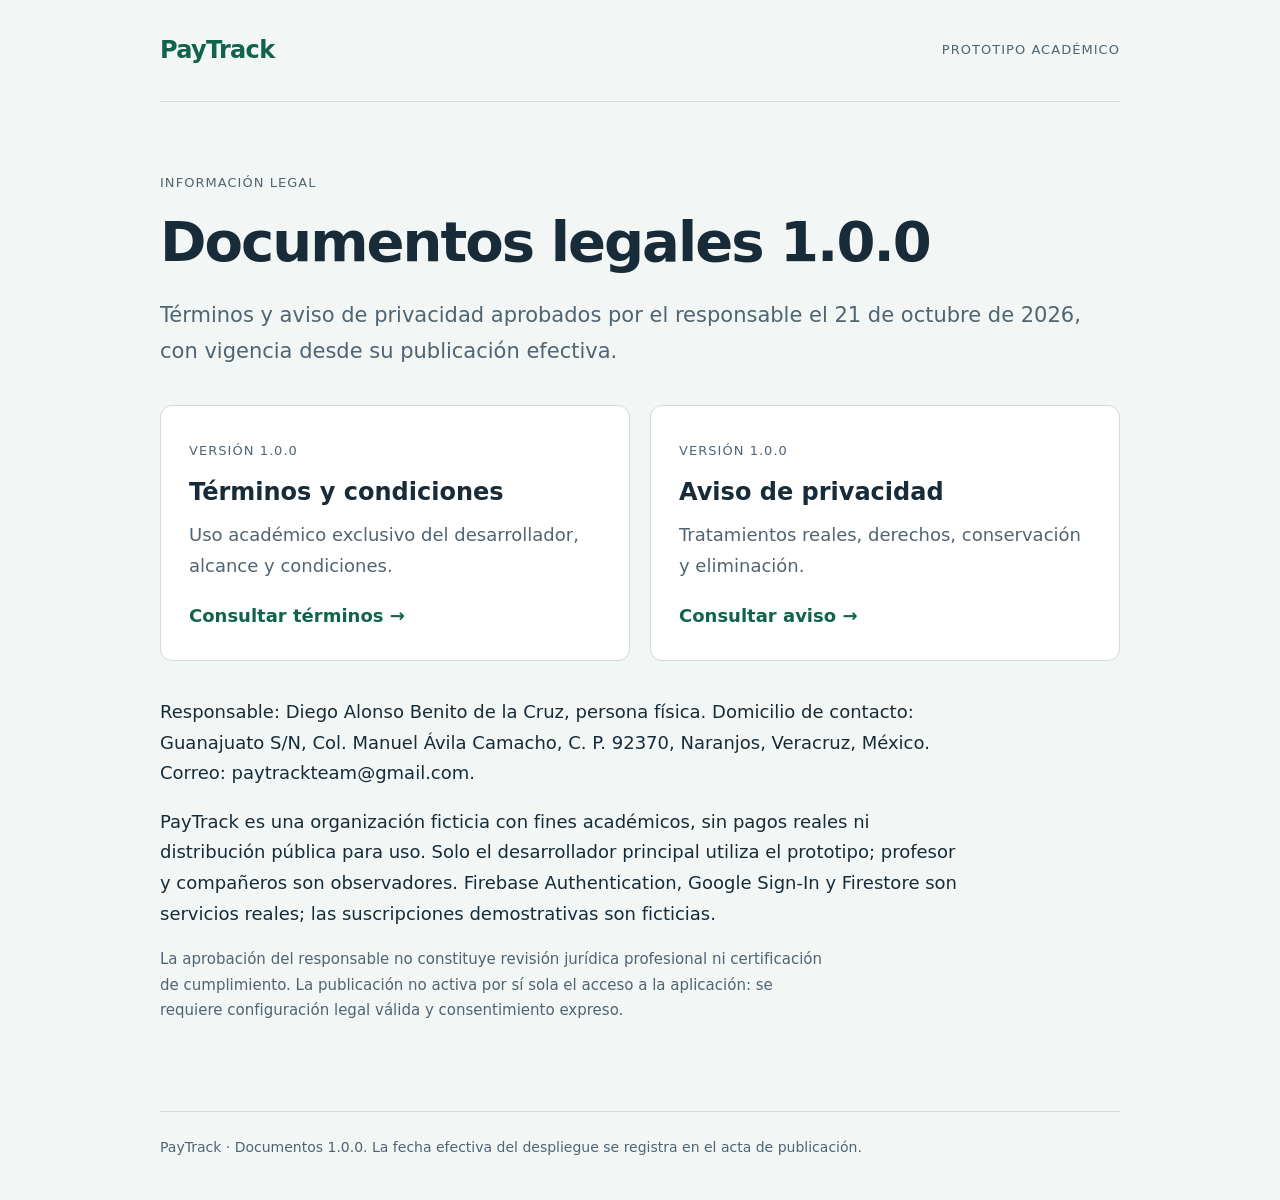
<file: docs/index.html>
<!doctype html>
<html lang="es">
<head><meta charset="utf-8"><meta name="viewport" content="width=device-width, initial-scale=1"><meta name="robots" content="noindex"><title>Documentos legales 1.0.0 | PayTrack</title><meta name="description" content="Términos y aviso de privacidad 1.0.0 del prototipo académico PayTrack."><link rel="stylesheet" href="assets/site.css"></head>
<body><a class="skip" href="#contenido">Ir al contenido</a>
<header><a class="brand" href="index.html">PayTrack</a><span class="tag">Prototipo académico</span></header>
<main id="contenido"><span class="eyebrow">Información legal</span><h1>Documentos legales 1.0.0</h1>
<p class="intro">Términos y aviso de privacidad aprobados por el responsable el 21 de octubre de 2026, con vigencia desde su publicación efectiva.</p>
<div class="cards"><a class="card" href="terminos.html"><span class="eyebrow">Versión 1.0.0</span><h2>Términos y condiciones</h2><p>Uso académico exclusivo del desarrollador, alcance y condiciones.</p><strong>Consultar términos →</strong></a><a class="card" href="privacidad.html"><span class="eyebrow">Versión 1.0.0</span><h2>Aviso de privacidad</h2><p>Tratamientos reales, derechos, conservación y eliminación.</p><strong>Consultar aviso →</strong></a></div>
<p>Responsable: Diego Alonso Benito de la Cruz, persona física. Domicilio de contacto: Guanajuato S/N, Col. Manuel Ávila Camacho, C. P. 92370, Naranjos, Veracruz, México. Correo: paytrackteam@gmail.com.</p>
<p>PayTrack es una organización ficticia con fines académicos, sin pagos reales ni distribución pública para uso. Solo el desarrollador principal utiliza el prototipo; profesor y compañeros son observadores. Firebase Authentication, Google Sign-In y Firestore son servicios reales; las suscripciones demostrativas son ficticias.</p>
<p class="meta">La aprobación del responsable no constituye revisión jurídica profesional ni certificación de cumplimiento. La publicación no activa por sí sola el acceso a la aplicación: se requiere configuración legal válida y consentimiento expreso.</p>
</main><footer>PayTrack · Documentos 1.0.0. La fecha efectiva del despliegue se registra en el acta de publicación.</footer></body></html>
</file>
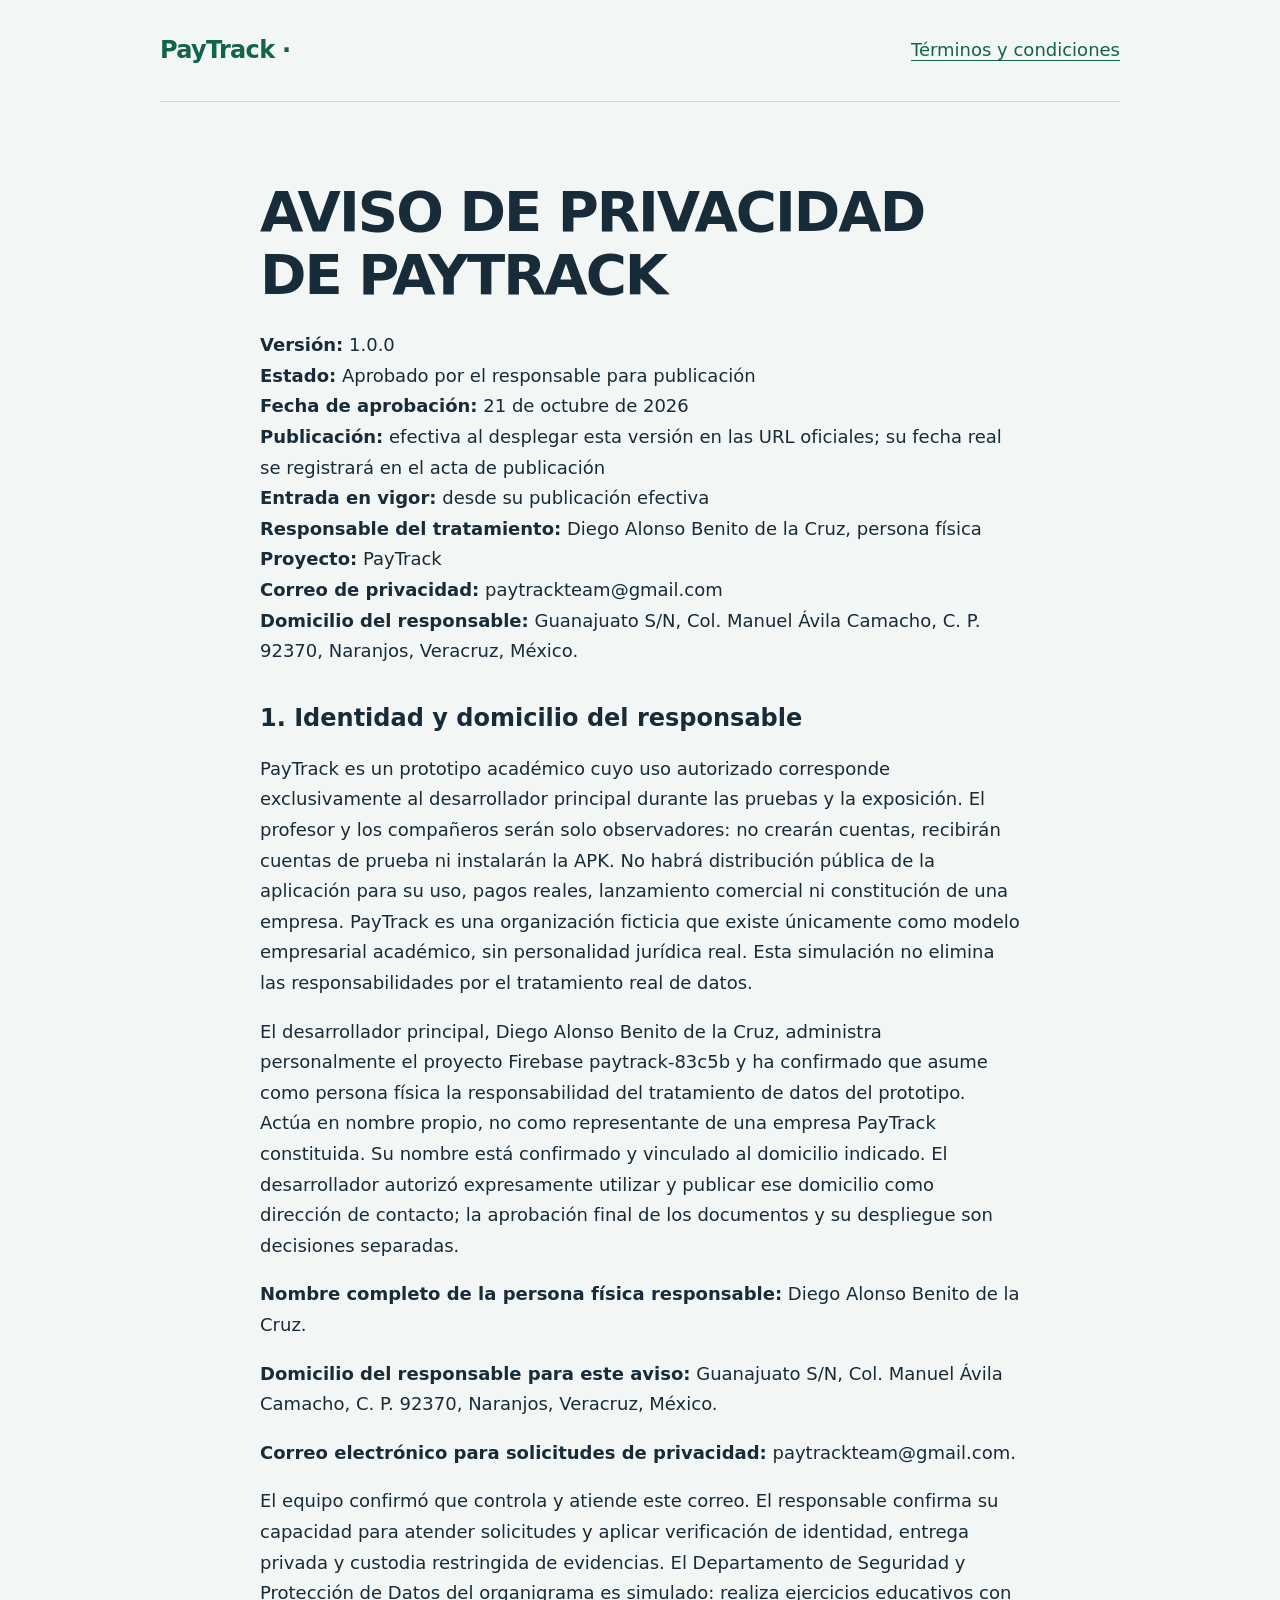
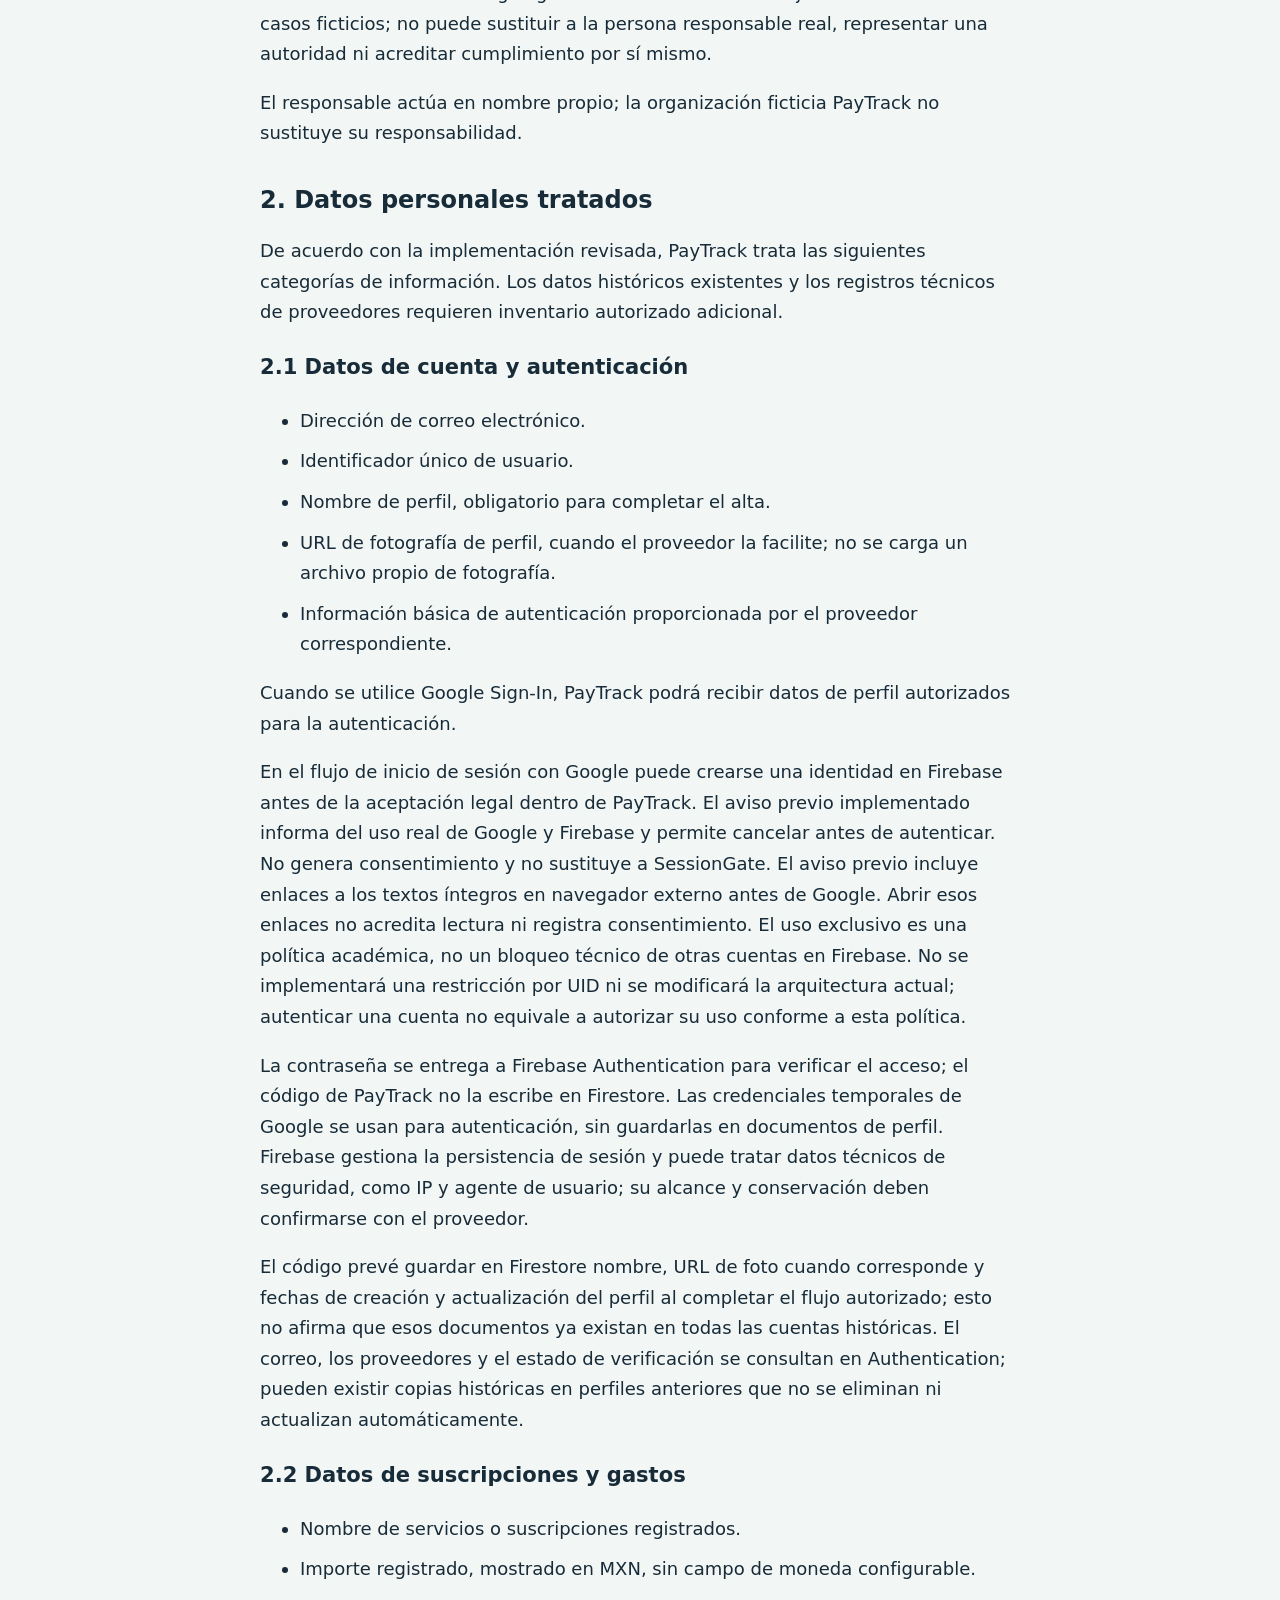
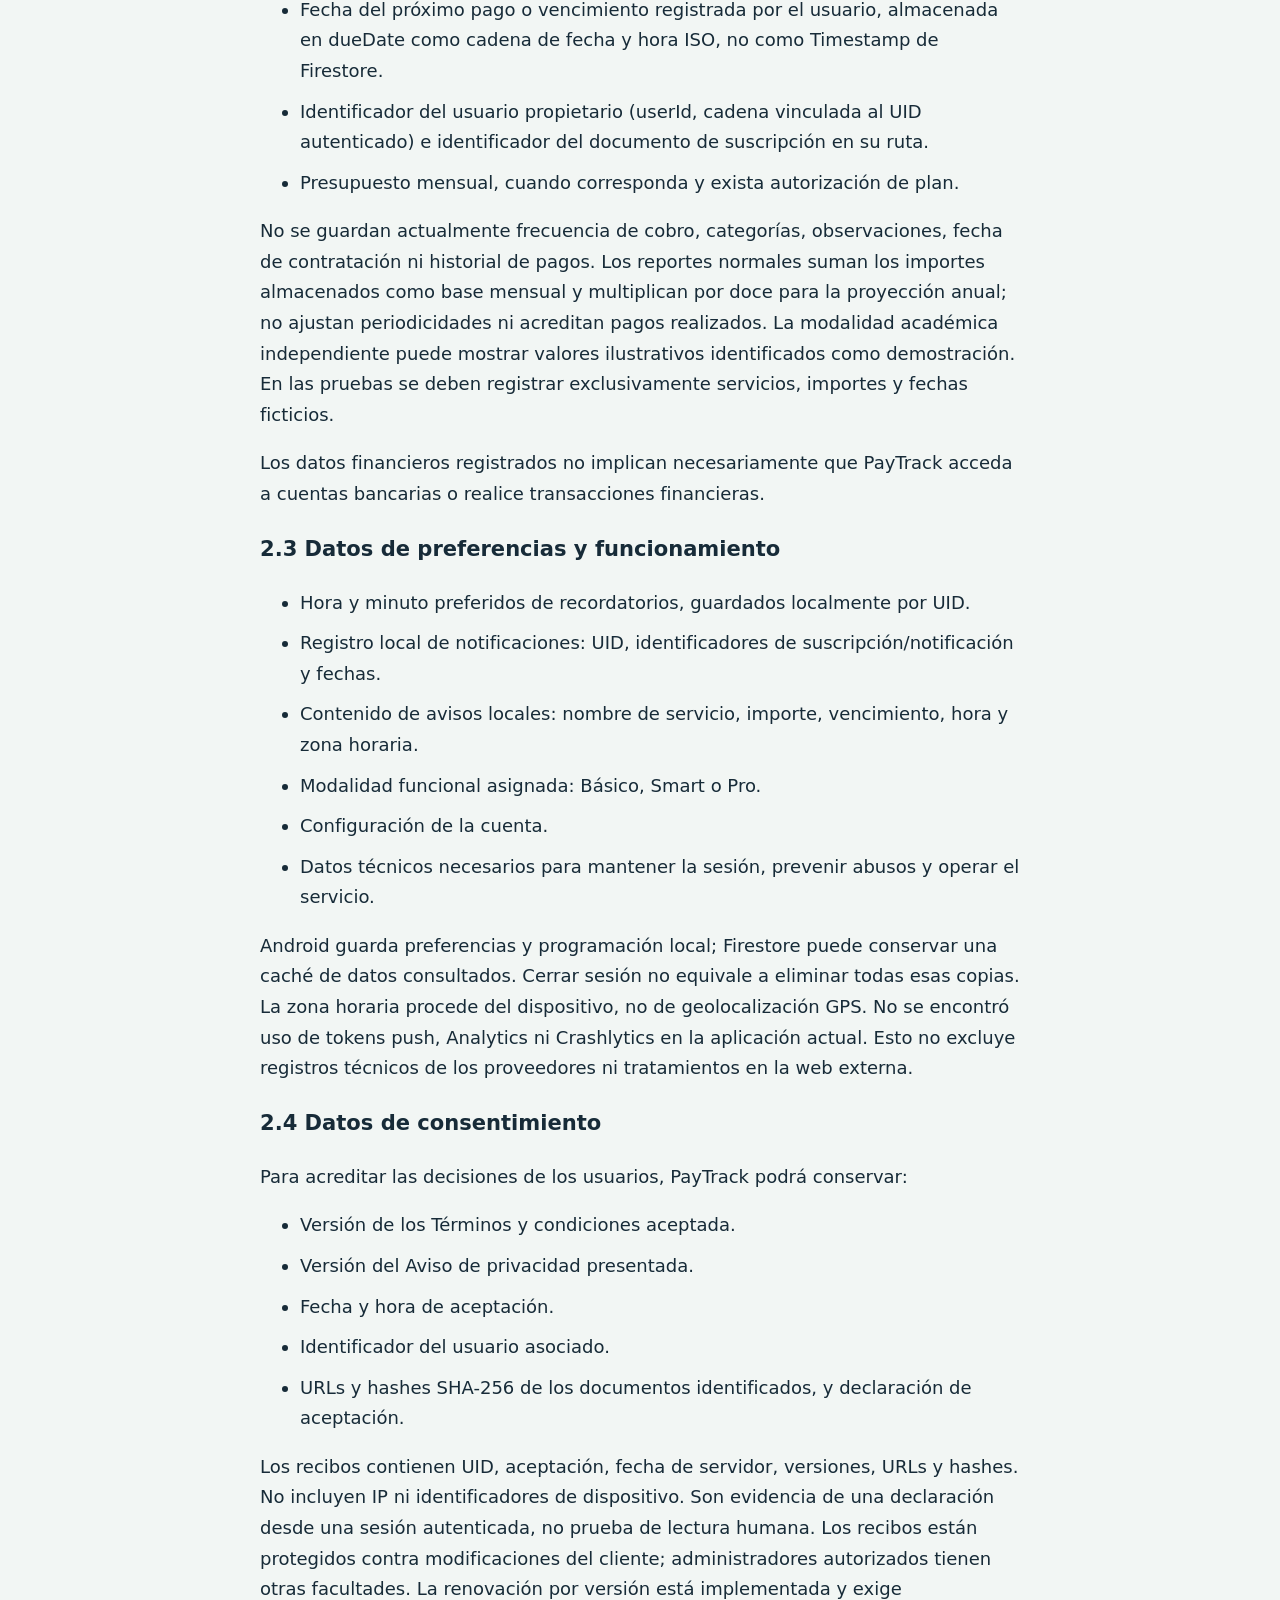
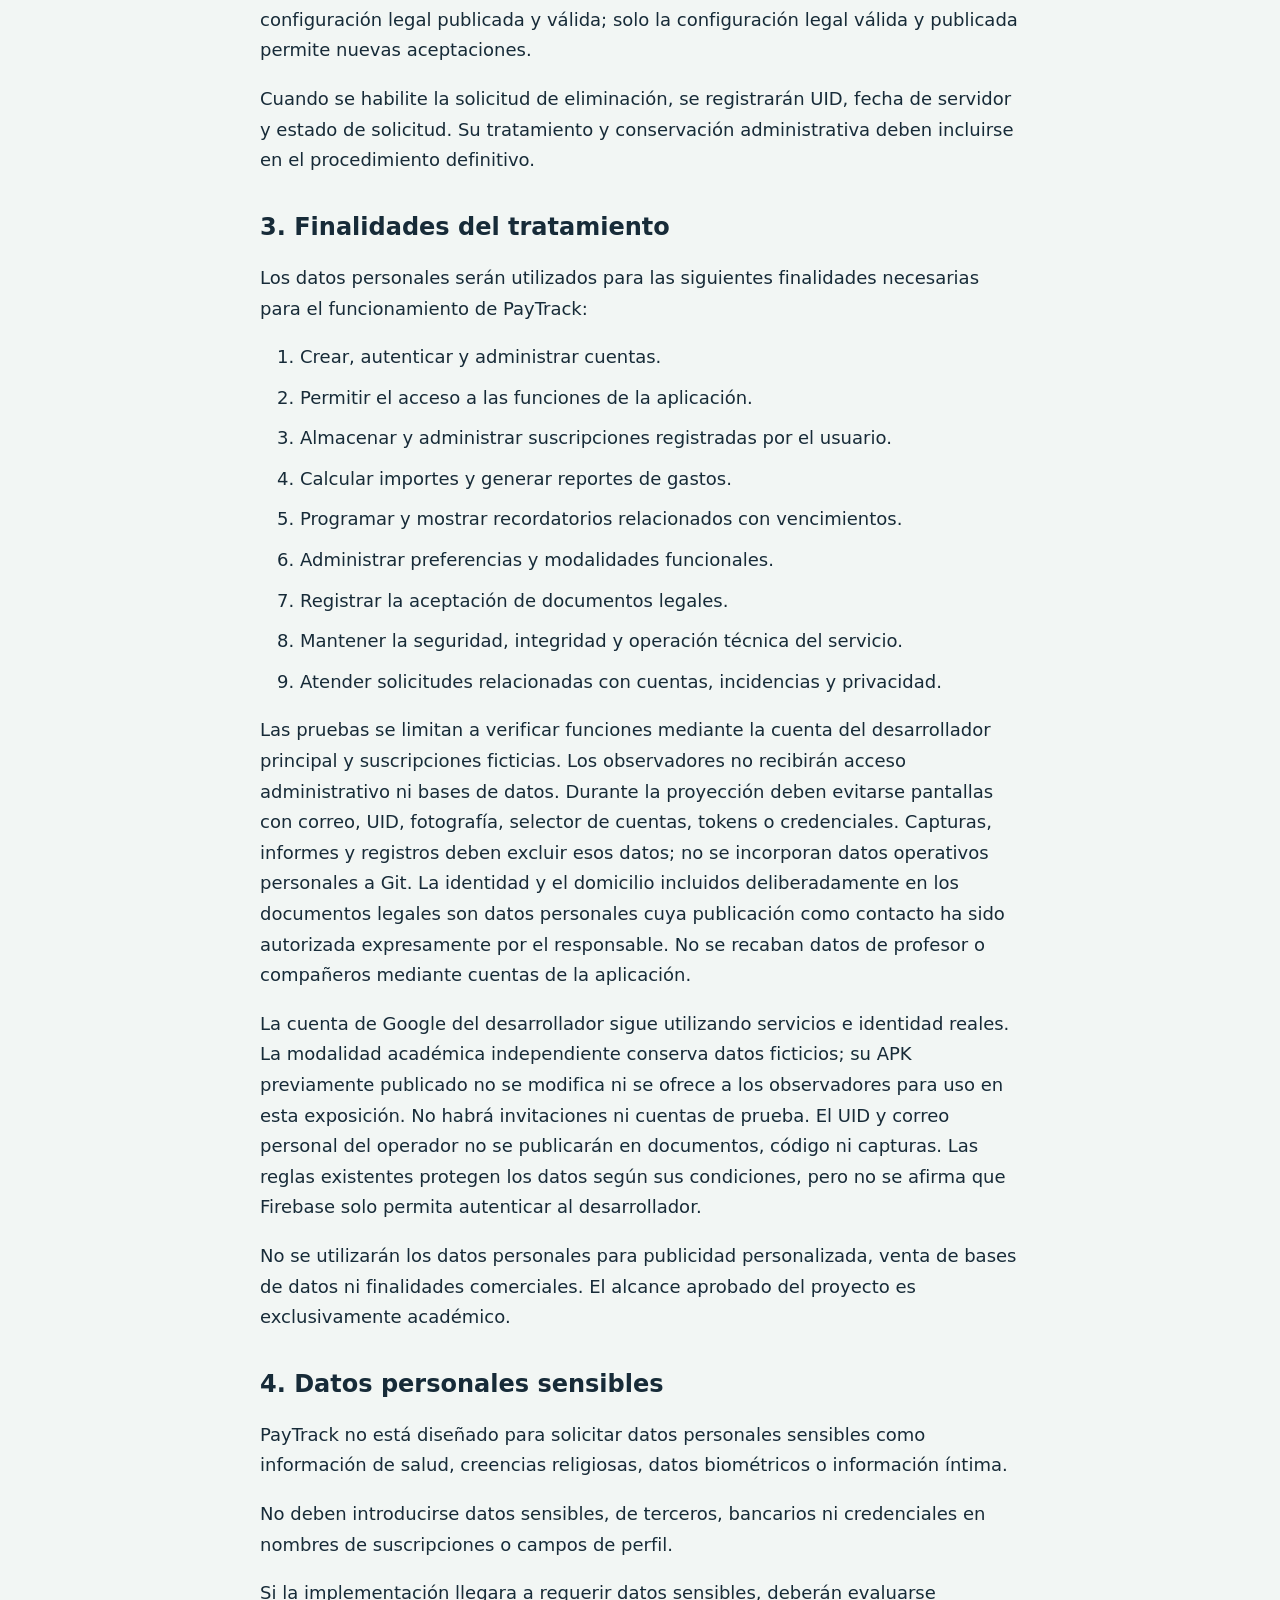
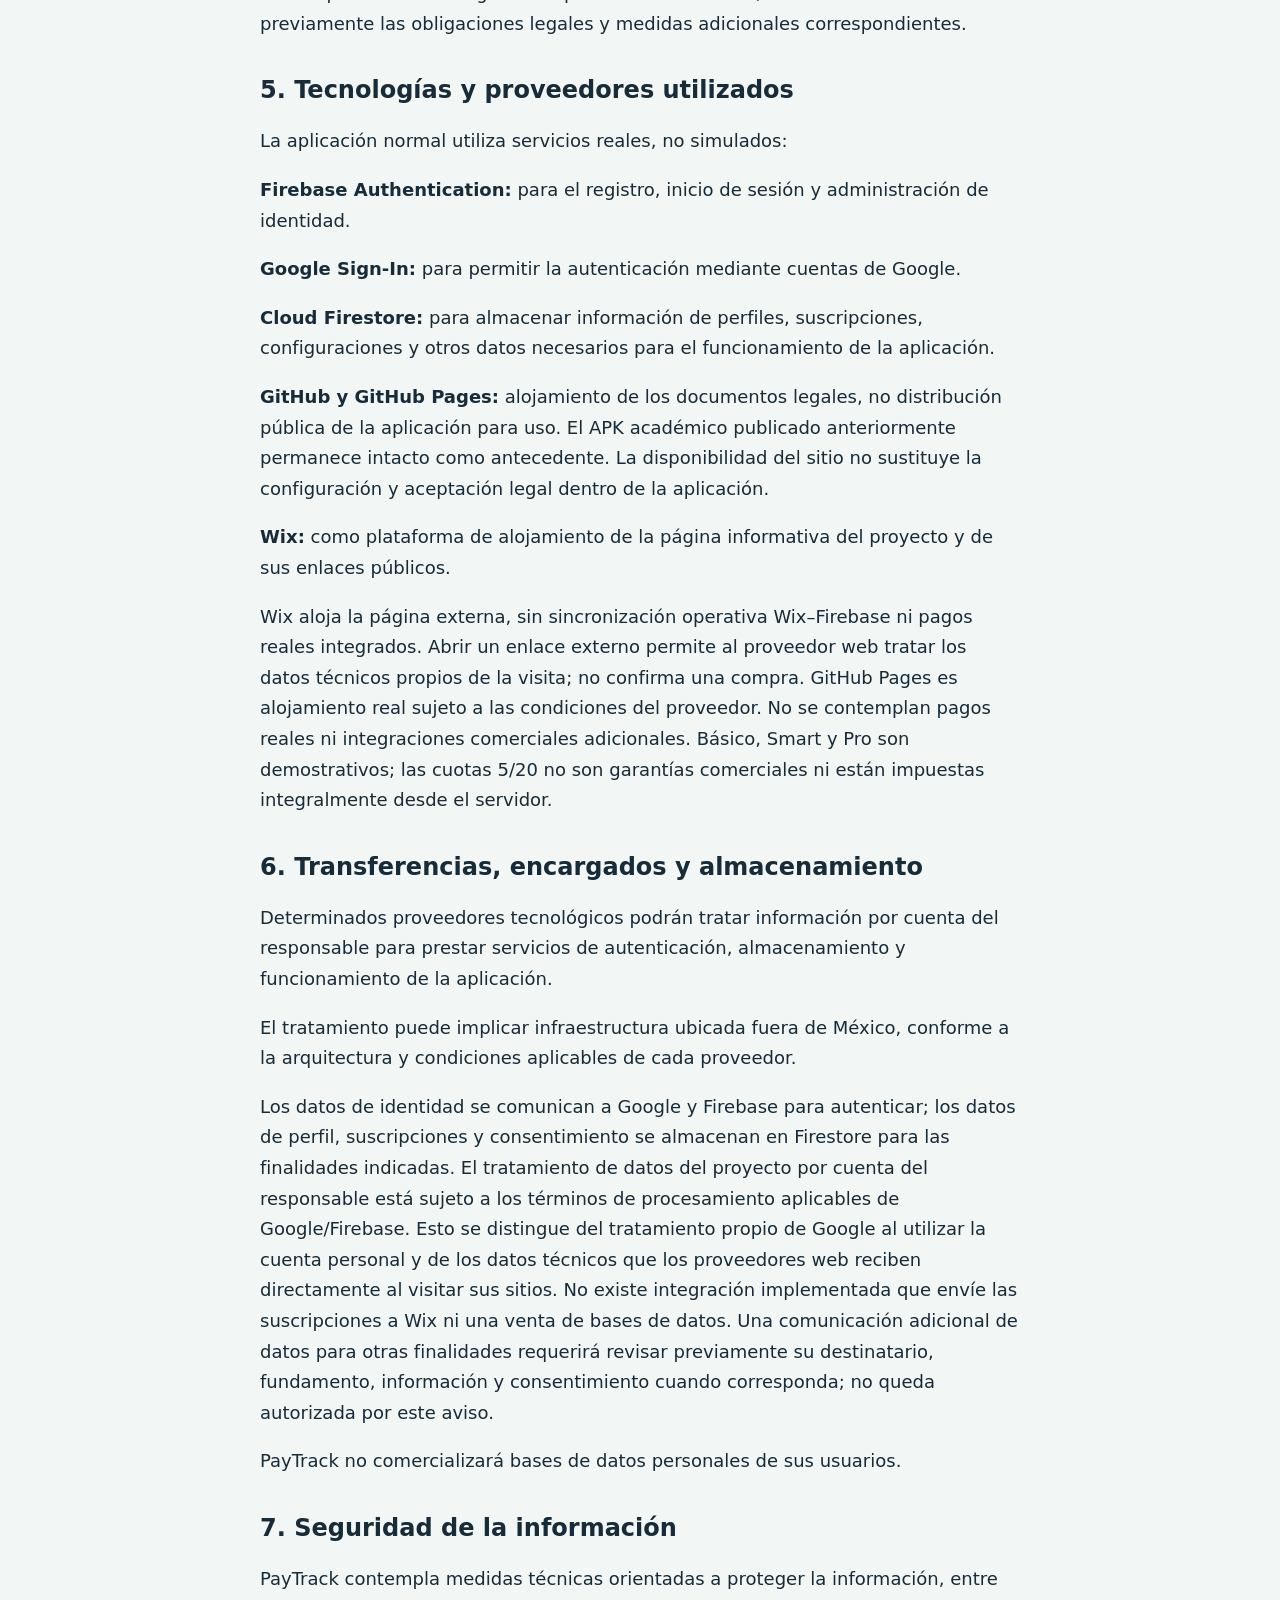
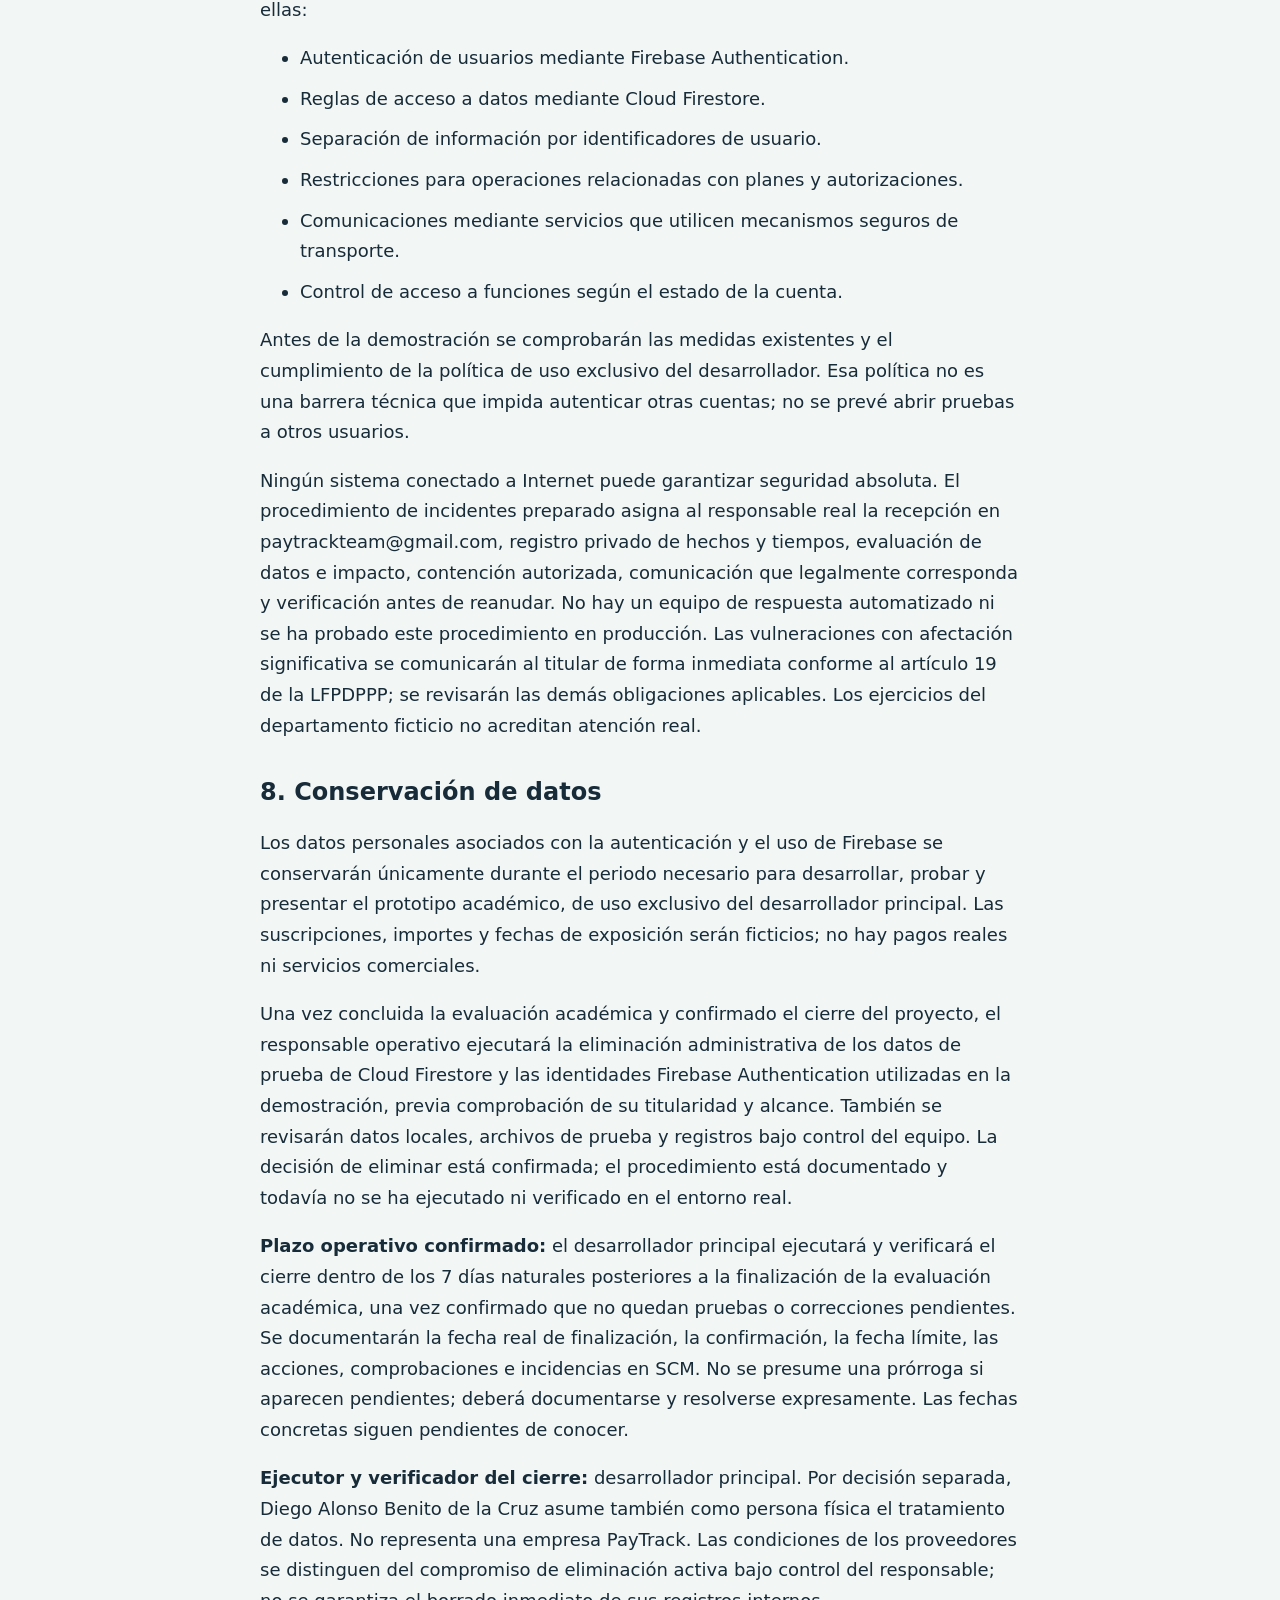
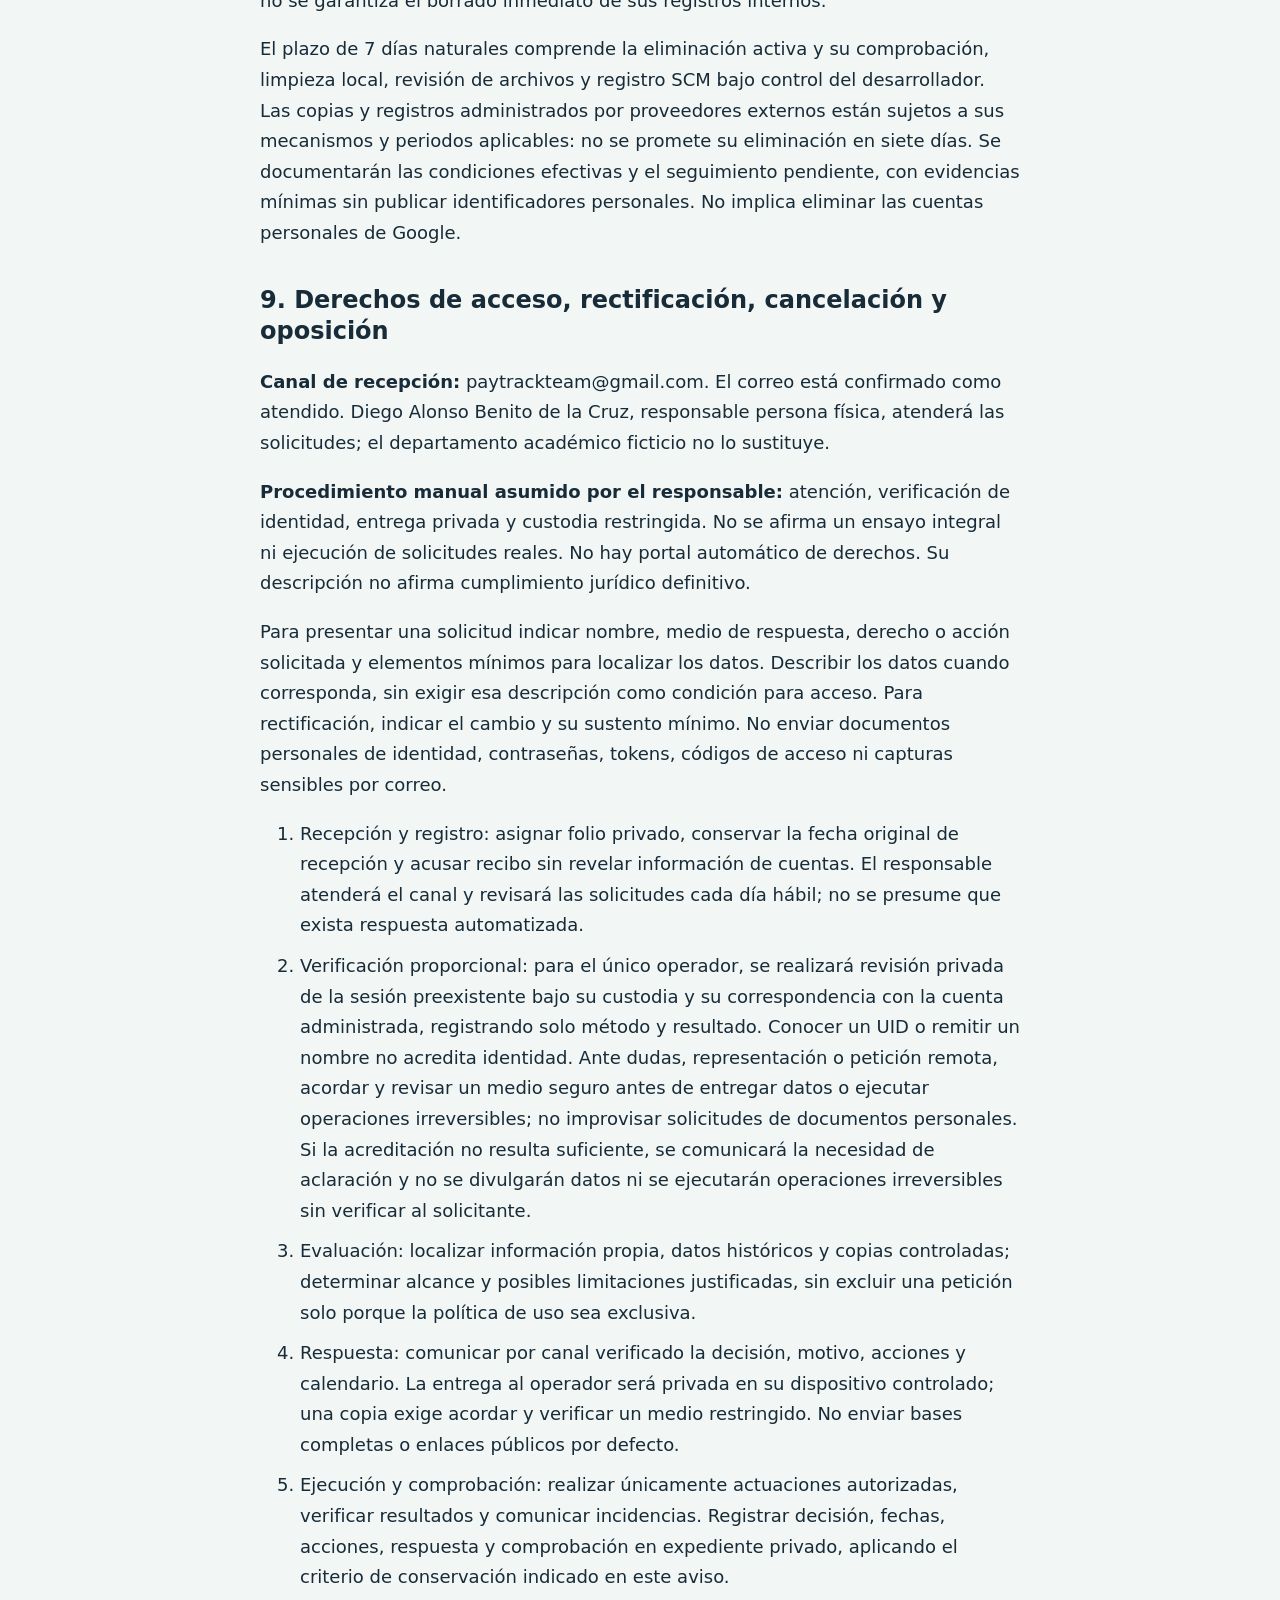
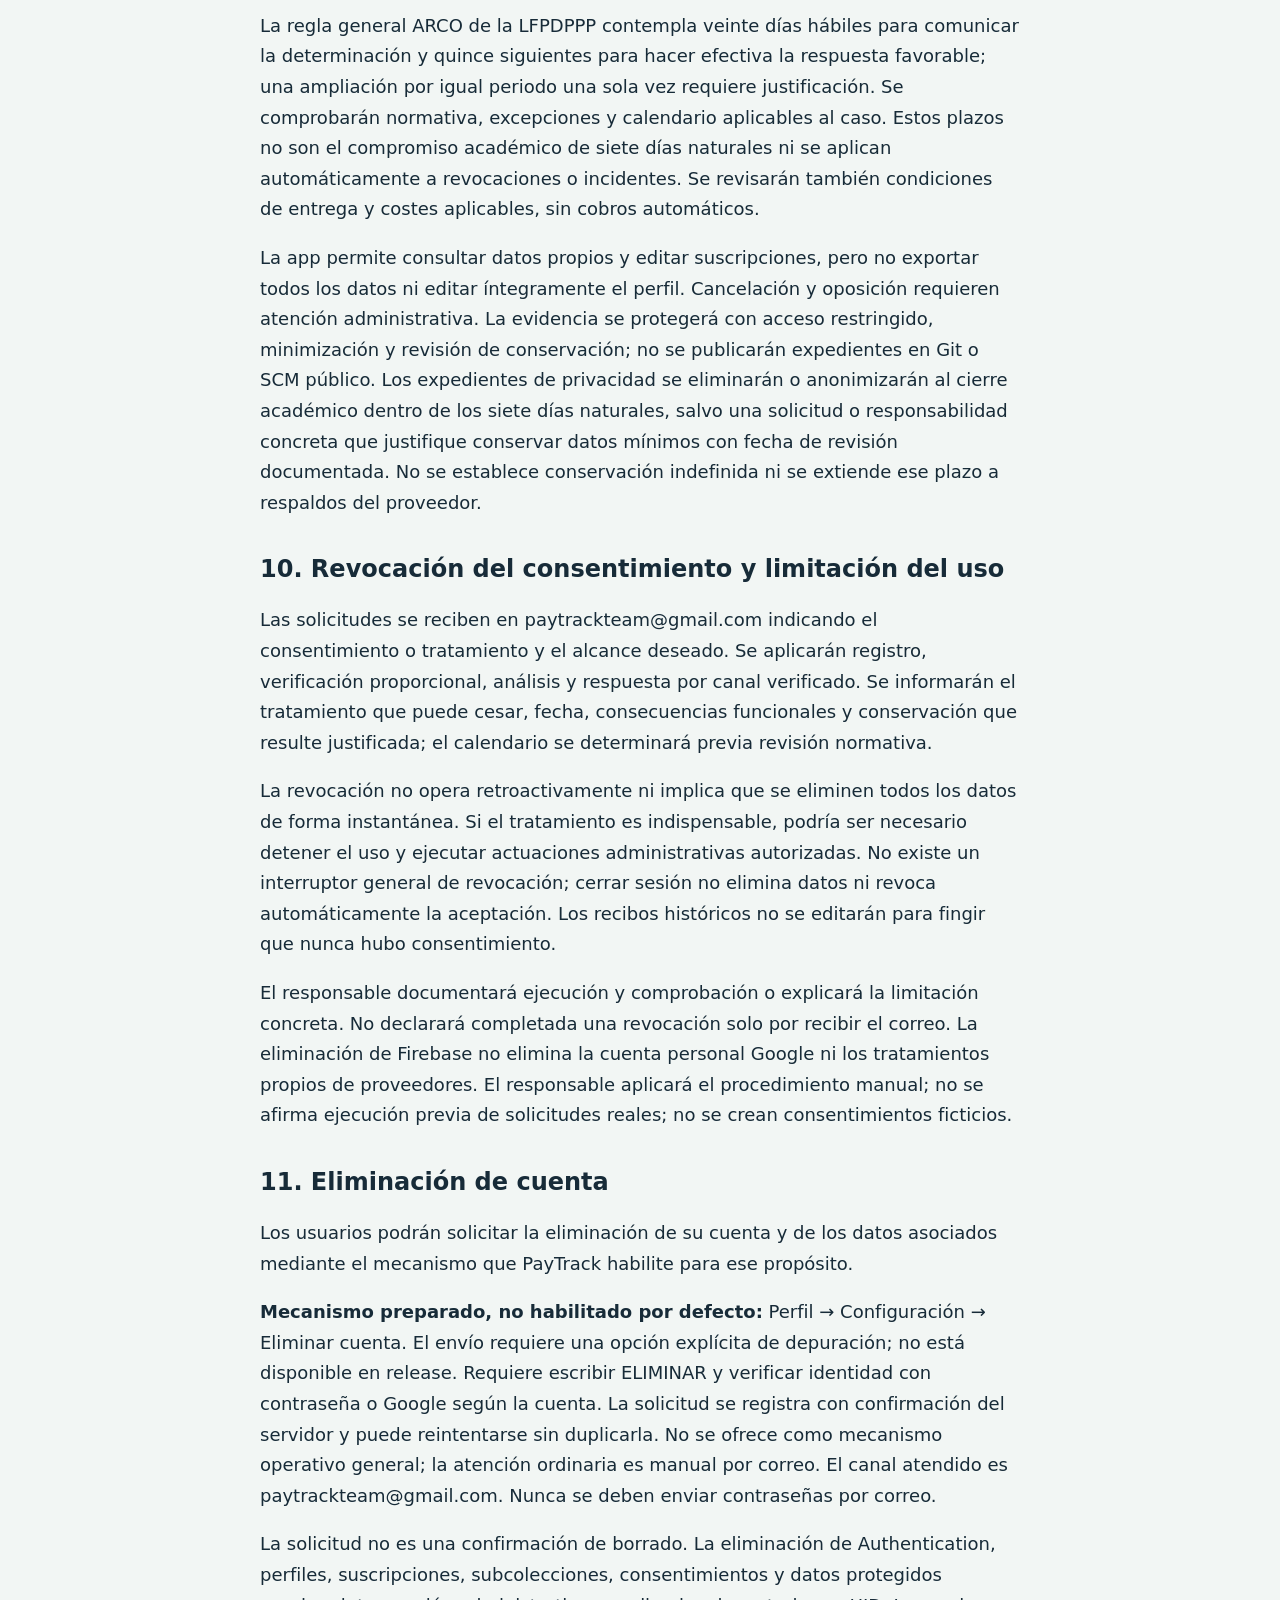
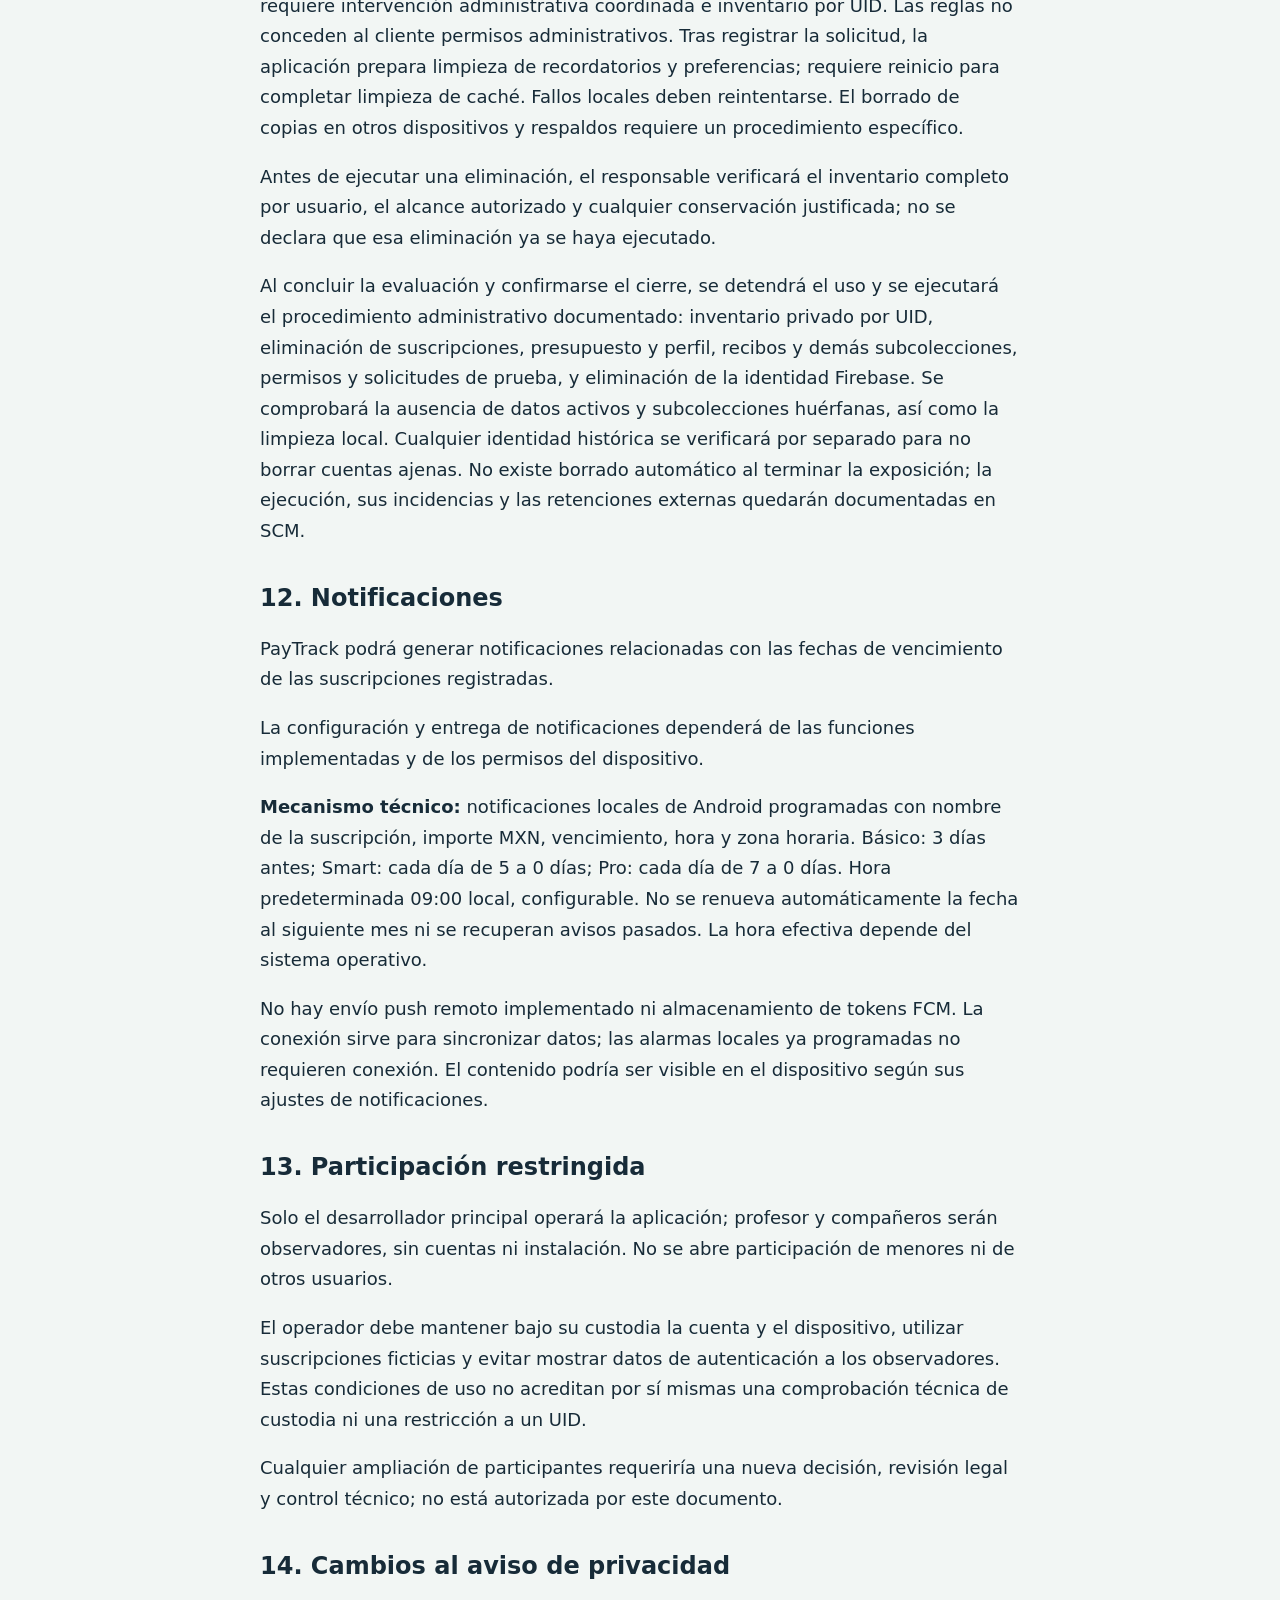
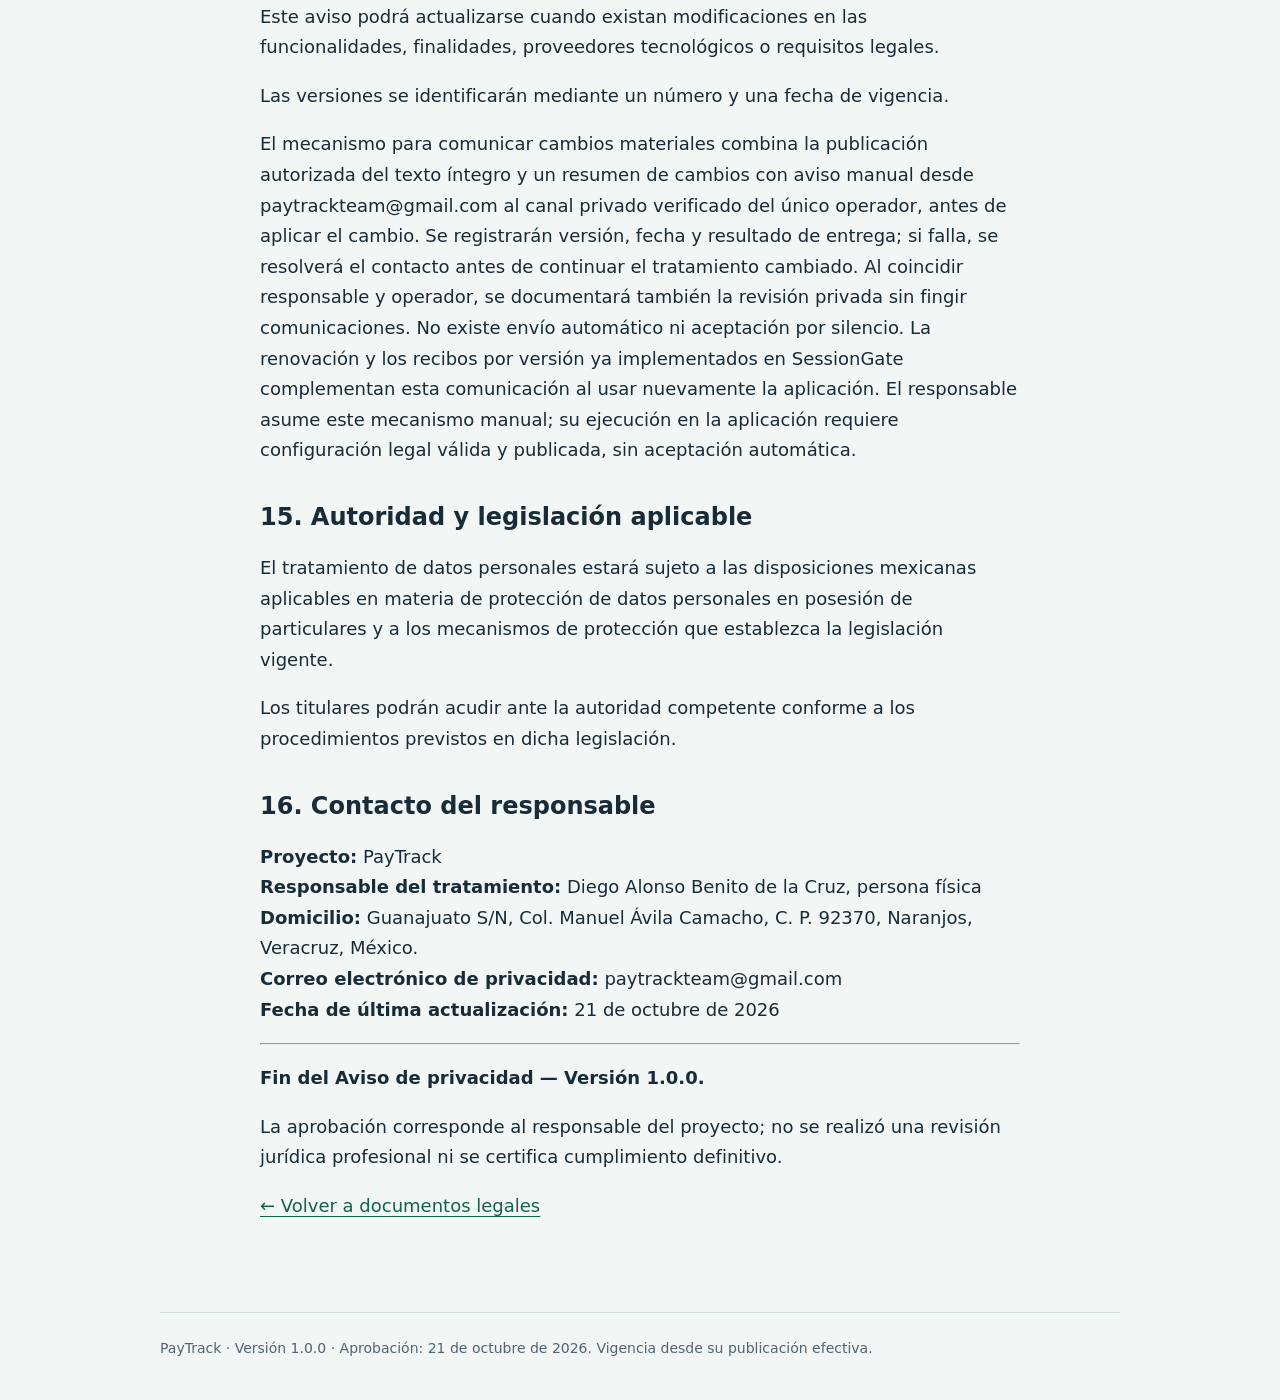
<file: docs/privacidad.html>
<!doctype html>
<html lang="es">
<head><meta charset="utf-8"><meta name="viewport" content="width=device-width, initial-scale=1"><meta name="robots" content="noindex"><meta name="paytrack-status" content="approved"><title>Aviso de privacidad — versión 1.0.0 | PayTrack</title><link rel="stylesheet" href="assets/site.css"></head>
<body><a class="skip" href="#contenido">Ir al contenido</a><header><a class="brand" href="index.html">PayTrack ·</a><a href="terminos.html">Términos y condiciones</a></header>
<main id="contenido" class="document">
<article aria-label="Texto íntegro aprobado">
<h1>AVISO DE PRIVACIDAD DE PAYTRACK</h1>
<p><strong>Versión:</strong> 1.0.0<br>
<strong>Estado:</strong> Aprobado por el responsable para publicación<br>
<strong>Fecha de aprobación:</strong> 21 de octubre de 2026<br>
<strong>Publicación:</strong> efectiva al desplegar esta versión en las URL oficiales; su fecha real se registrará en el acta de publicación<br>
<strong>Entrada en vigor:</strong> desde su publicación efectiva<br>
<strong>Responsable del tratamiento:</strong> Diego Alonso Benito de la Cruz, persona física<br>
<strong>Proyecto:</strong> PayTrack<br>
<strong>Correo de privacidad:</strong> paytrackteam@gmail.com<br>
<strong>Domicilio del responsable:</strong> Guanajuato S/N, Col. Manuel Ávila Camacho, C. P. 92370, Naranjos, Veracruz, México.</p>
<h2>1. Identidad y domicilio del responsable</h2>
<p>PayTrack es un prototipo académico cuyo uso autorizado corresponde exclusivamente al desarrollador principal durante las pruebas y la exposición. El profesor y los compañeros serán solo observadores: no crearán cuentas, recibirán cuentas de prueba ni instalarán la APK. No habrá distribución pública de la aplicación para su uso, pagos reales, lanzamiento comercial ni constitución de una empresa. PayTrack es una organización ficticia que existe únicamente como modelo empresarial académico, sin personalidad jurídica real. Esta simulación no elimina las responsabilidades por el tratamiento real de datos.</p>
<p>El desarrollador principal, Diego Alonso Benito de la Cruz, administra personalmente el proyecto Firebase paytrack-83c5b y ha confirmado que asume como persona física la responsabilidad del tratamiento de datos del prototipo. Actúa en nombre propio, no como representante de una empresa PayTrack constituida. Su nombre está confirmado y vinculado al domicilio indicado. El desarrollador autorizó expresamente utilizar y publicar ese domicilio como dirección de contacto; la aprobación final de los documentos y su despliegue son decisiones separadas.</p>
<p><strong>Nombre completo de la persona física responsable:</strong> Diego Alonso Benito de la Cruz.</p>
<p><strong>Domicilio del responsable para este aviso:</strong> Guanajuato S/N, Col. Manuel Ávila Camacho, C. P. 92370, Naranjos, Veracruz, México.</p>
<p><strong>Correo electrónico para solicitudes de privacidad:</strong> paytrackteam@gmail.com.</p>
<p>El equipo confirmó que controla y atiende este correo. El responsable confirma su capacidad para atender solicitudes y aplicar verificación de identidad, entrega privada y custodia restringida de evidencias. El Departamento de Seguridad y Protección de Datos del organigrama es simulado: realiza ejercicios educativos con casos ficticios; no puede sustituir a la persona responsable real, representar una autoridad ni acreditar cumplimiento por sí mismo.</p>
<p>El responsable actúa en nombre propio; la organización ficticia PayTrack no sustituye su responsabilidad.</p>
<h2>2. Datos personales tratados</h2>
<p>De acuerdo con la implementación revisada, PayTrack trata las siguientes categorías de información. Los datos históricos existentes y los registros técnicos de proveedores requieren inventario autorizado adicional.</p>
<h3>2.1 Datos de cuenta y autenticación</h3>
<ul><li>Dirección de correo electrónico.</li><li>Identificador único de usuario.</li><li>Nombre de perfil, obligatorio para completar el alta.</li><li>URL de fotografía de perfil, cuando el proveedor la facilite; no se carga un archivo propio de fotografía.</li><li>Información básica de autenticación proporcionada por el proveedor correspondiente.</li></ul>
<p>Cuando se utilice Google Sign-In, PayTrack podrá recibir datos de perfil autorizados para la autenticación.</p>
<p>En el flujo de inicio de sesión con Google puede crearse una identidad en Firebase antes de la aceptación legal dentro de PayTrack. El aviso previo implementado informa del uso real de Google y Firebase y permite cancelar antes de autenticar. No genera consentimiento y no sustituye a SessionGate. El aviso previo incluye enlaces a los textos íntegros en navegador externo antes de Google. Abrir esos enlaces no acredita lectura ni registra consentimiento. El uso exclusivo es una política académica, no un bloqueo técnico de otras cuentas en Firebase. No se implementará una restricción por UID ni se modificará la arquitectura actual; autenticar una cuenta no equivale a autorizar su uso conforme a esta política.</p>
<p>La contraseña se entrega a Firebase Authentication para verificar el acceso; el código de PayTrack no la escribe en Firestore. Las credenciales temporales de Google se usan para autenticación, sin guardarlas en documentos de perfil. Firebase gestiona la persistencia de sesión y puede tratar datos técnicos de seguridad, como IP y agente de usuario; su alcance y conservación deben confirmarse con el proveedor.</p>
<p>El código prevé guardar en Firestore nombre, URL de foto cuando corresponde y fechas de creación y actualización del perfil al completar el flujo autorizado; esto no afirma que esos documentos ya existan en todas las cuentas históricas. El correo, los proveedores y el estado de verificación se consultan en Authentication; pueden existir copias históricas en perfiles anteriores que no se eliminan ni actualizan automáticamente.</p>
<h3>2.2 Datos de suscripciones y gastos</h3>
<ul><li>Nombre de servicios o suscripciones registrados.</li><li>Importe registrado, mostrado en MXN, sin campo de moneda configurable.</li><li>Fecha del próximo pago o vencimiento registrada por el usuario, almacenada en dueDate como cadena de fecha y hora ISO, no como Timestamp de Firestore.</li><li>Identificador del usuario propietario (userId, cadena vinculada al UID autenticado) e identificador del documento de suscripción en su ruta.</li><li>Presupuesto mensual, cuando corresponda y exista autorización de plan.</li></ul>
<p>No se guardan actualmente frecuencia de cobro, categorías, observaciones, fecha de contratación ni historial de pagos. Los reportes normales suman los importes almacenados como base mensual y multiplican por doce para la proyección anual; no ajustan periodicidades ni acreditan pagos realizados. La modalidad académica independiente puede mostrar valores ilustrativos identificados como demostración. En las pruebas se deben registrar exclusivamente servicios, importes y fechas ficticios.</p>
<p>Los datos financieros registrados no implican necesariamente que PayTrack acceda a cuentas bancarias o realice transacciones financieras.</p>
<h3>2.3 Datos de preferencias y funcionamiento</h3>
<ul><li>Hora y minuto preferidos de recordatorios, guardados localmente por UID.</li><li>Registro local de notificaciones: UID, identificadores de suscripción/notificación y fechas.</li><li>Contenido de avisos locales: nombre de servicio, importe, vencimiento, hora y zona horaria.</li><li>Modalidad funcional asignada: Básico, Smart o Pro.</li><li>Configuración de la cuenta.</li><li>Datos técnicos necesarios para mantener la sesión, prevenir abusos y operar el servicio.</li></ul>
<p>Android guarda preferencias y programación local; Firestore puede conservar una caché de datos consultados. Cerrar sesión no equivale a eliminar todas esas copias. La zona horaria procede del dispositivo, no de geolocalización GPS. No se encontró uso de tokens push, Analytics ni Crashlytics en la aplicación actual. Esto no excluye registros técnicos de los proveedores ni tratamientos en la web externa.</p>
<h3>2.4 Datos de consentimiento</h3>
<p>Para acreditar las decisiones de los usuarios, PayTrack podrá conservar:</p>
<ul><li>Versión de los Términos y condiciones aceptada.</li><li>Versión del Aviso de privacidad presentada.</li><li>Fecha y hora de aceptación.</li><li>Identificador del usuario asociado.</li><li>URLs y hashes SHA-256 de los documentos identificados, y declaración de aceptación.</li></ul>
<p>Los recibos contienen UID, aceptación, fecha de servidor, versiones, URLs y hashes. No incluyen IP ni identificadores de dispositivo. Son evidencia de una declaración desde una sesión autenticada, no prueba de lectura humana. Los recibos están protegidos contra modificaciones del cliente; administradores autorizados tienen otras facultades. La renovación por versión está implementada y exige configuración legal publicada y válida; solo la configuración legal válida y publicada permite nuevas aceptaciones.</p>
<p>Cuando se habilite la solicitud de eliminación, se registrarán UID, fecha de servidor y estado de solicitud. Su tratamiento y conservación administrativa deben incluirse en el procedimiento definitivo.</p>
<h2>3. Finalidades del tratamiento</h2>
<p>Los datos personales serán utilizados para las siguientes finalidades necesarias para el funcionamiento de PayTrack:</p>
<ol><li>Crear, autenticar y administrar cuentas.</li><li>Permitir el acceso a las funciones de la aplicación.</li><li>Almacenar y administrar suscripciones registradas por el usuario.</li><li>Calcular importes y generar reportes de gastos.</li><li>Programar y mostrar recordatorios relacionados con vencimientos.</li><li>Administrar preferencias y modalidades funcionales.</li><li>Registrar la aceptación de documentos legales.</li><li>Mantener la seguridad, integridad y operación técnica del servicio.</li><li>Atender solicitudes relacionadas con cuentas, incidencias y privacidad.</li></ol>
<p>Las pruebas se limitan a verificar funciones mediante la cuenta del desarrollador principal y suscripciones ficticias. Los observadores no recibirán acceso administrativo ni bases de datos. Durante la proyección deben evitarse pantallas con correo, UID, fotografía, selector de cuentas, tokens o credenciales. Capturas, informes y registros deben excluir esos datos; no se incorporan datos operativos personales a Git. La identidad y el domicilio incluidos deliberadamente en los documentos legales son datos personales cuya publicación como contacto ha sido autorizada expresamente por el responsable. No se recaban datos de profesor o compañeros mediante cuentas de la aplicación.</p>
<p>La cuenta de Google del desarrollador sigue utilizando servicios e identidad reales. La modalidad académica independiente conserva datos ficticios; su APK previamente publicado no se modifica ni se ofrece a los observadores para uso en esta exposición. No habrá invitaciones ni cuentas de prueba. El UID y correo personal del operador no se publicarán en documentos, código ni capturas. Las reglas existentes protegen los datos según sus condiciones, pero no se afirma que Firebase solo permita autenticar al desarrollador.</p>
<p>No se utilizarán los datos personales para publicidad personalizada, venta de bases de datos ni finalidades comerciales. El alcance aprobado del proyecto es exclusivamente académico.</p>
<h2>4. Datos personales sensibles</h2>
<p>PayTrack no está diseñado para solicitar datos personales sensibles como información de salud, creencias religiosas, datos biométricos o información íntima.</p>
<p>No deben introducirse datos sensibles, de terceros, bancarios ni credenciales en nombres de suscripciones o campos de perfil.</p>
<p>Si la implementación llegara a requerir datos sensibles, deberán evaluarse previamente las obligaciones legales y medidas adicionales correspondientes.</p>
<h2>5. Tecnologías y proveedores utilizados</h2>
<p>La aplicación normal utiliza servicios reales, no simulados:</p>
<p><strong>Firebase Authentication:</strong> para el registro, inicio de sesión y administración de identidad.</p>
<p><strong>Google Sign-In:</strong> para permitir la autenticación mediante cuentas de Google.</p>
<p><strong>Cloud Firestore:</strong> para almacenar información de perfiles, suscripciones, configuraciones y otros datos necesarios para el funcionamiento de la aplicación.</p>
<p><strong>GitHub y GitHub Pages:</strong> alojamiento de los documentos legales, no distribución pública de la aplicación para uso. El APK académico publicado anteriormente permanece intacto como antecedente. La disponibilidad del sitio no sustituye la configuración y aceptación legal dentro de la aplicación.</p>
<p><strong>Wix:</strong> como plataforma de alojamiento de la página informativa del proyecto y de sus enlaces públicos.</p>
<p>Wix aloja la página externa, sin sincronización operativa Wix–Firebase ni pagos reales integrados. Abrir un enlace externo permite al proveedor web tratar los datos técnicos propios de la visita; no confirma una compra. GitHub Pages es alojamiento real sujeto a las condiciones del proveedor. No se contemplan pagos reales ni integraciones comerciales adicionales. Básico, Smart y Pro son demostrativos; las cuotas 5/20 no son garantías comerciales ni están impuestas integralmente desde el servidor.</p>
<h2>6. Transferencias, encargados y almacenamiento</h2>
<p>Determinados proveedores tecnológicos podrán tratar información por cuenta del responsable para prestar servicios de autenticación, almacenamiento y funcionamiento de la aplicación.</p>
<p>El tratamiento puede implicar infraestructura ubicada fuera de México, conforme a la arquitectura y condiciones aplicables de cada proveedor.</p>
<p>Los datos de identidad se comunican a Google y Firebase para autenticar; los datos de perfil, suscripciones y consentimiento se almacenan en Firestore para las finalidades indicadas. El tratamiento de datos del proyecto por cuenta del responsable está sujeto a los términos de procesamiento aplicables de Google/Firebase. Esto se distingue del tratamiento propio de Google al utilizar la cuenta personal y de los datos técnicos que los proveedores web reciben directamente al visitar sus sitios. No existe integración implementada que envíe las suscripciones a Wix ni una venta de bases de datos. Una comunicación adicional de datos para otras finalidades requerirá revisar previamente su destinatario, fundamento, información y consentimiento cuando corresponda; no queda autorizada por este aviso.</p>
<p>PayTrack no comercializará bases de datos personales de sus usuarios.</p>
<h2>7. Seguridad de la información</h2>
<p>PayTrack contempla medidas técnicas orientadas a proteger la información, entre ellas:</p>
<ul><li>Autenticación de usuarios mediante Firebase Authentication.</li><li>Reglas de acceso a datos mediante Cloud Firestore.</li><li>Separación de información por identificadores de usuario.</li><li>Restricciones para operaciones relacionadas con planes y autorizaciones.</li><li>Comunicaciones mediante servicios que utilicen mecanismos seguros de transporte.</li><li>Control de acceso a funciones según el estado de la cuenta.</li></ul>
<p>Antes de la demostración se comprobarán las medidas existentes y el cumplimiento de la política de uso exclusivo del desarrollador. Esa política no es una barrera técnica que impida autenticar otras cuentas; no se prevé abrir pruebas a otros usuarios.</p>
<p>Ningún sistema conectado a Internet puede garantizar seguridad absoluta. El procedimiento de incidentes preparado asigna al responsable real la recepción en paytrackteam@gmail.com, registro privado de hechos y tiempos, evaluación de datos e impacto, contención autorizada, comunicación que legalmente corresponda y verificación antes de reanudar. No hay un equipo de respuesta automatizado ni se ha probado este procedimiento en producción. Las vulneraciones con afectación significativa se comunicarán al titular de forma inmediata conforme al artículo 19 de la LFPDPPP; se revisarán las demás obligaciones aplicables. Los ejercicios del departamento ficticio no acreditan atención real.</p>
<h2>8. Conservación de datos</h2>
<p>Los datos personales asociados con la autenticación y el uso de Firebase se conservarán únicamente durante el periodo necesario para desarrollar, probar y presentar el prototipo académico, de uso exclusivo del desarrollador principal. Las suscripciones, importes y fechas de exposición serán ficticios; no hay pagos reales ni servicios comerciales.</p>
<p>Una vez concluida la evaluación académica y confirmado el cierre del proyecto, el responsable operativo ejecutará la eliminación administrativa de los datos de prueba de Cloud Firestore y las identidades Firebase Authentication utilizadas en la demostración, previa comprobación de su titularidad y alcance. También se revisarán datos locales, archivos de prueba y registros bajo control del equipo. La decisión de eliminar está confirmada; el procedimiento está documentado y todavía no se ha ejecutado ni verificado en el entorno real.</p>
<p><strong>Plazo operativo confirmado:</strong> el desarrollador principal ejecutará y verificará el cierre dentro de los 7 días naturales posteriores a la finalización de la evaluación académica, una vez confirmado que no quedan pruebas o correcciones pendientes. Se documentarán la fecha real de finalización, la confirmación, la fecha límite, las acciones, comprobaciones e incidencias en SCM. No se presume una prórroga si aparecen pendientes; deberá documentarse y resolverse expresamente. Las fechas concretas siguen pendientes de conocer.</p>
<p><strong>Ejecutor y verificador del cierre:</strong> desarrollador principal. Por decisión separada, Diego Alonso Benito de la Cruz asume también como persona física el tratamiento de datos. No representa una empresa PayTrack. Las condiciones de los proveedores se distinguen del compromiso de eliminación activa bajo control del responsable; no se garantiza el borrado inmediato de sus registros internos.</p>
<p>El plazo de 7 días naturales comprende la eliminación activa y su comprobación, limpieza local, revisión de archivos y registro SCM bajo control del desarrollador. Las copias y registros administrados por proveedores externos están sujetos a sus mecanismos y periodos aplicables: no se promete su eliminación en siete días. Se documentarán las condiciones efectivas y el seguimiento pendiente, con evidencias mínimas sin publicar identificadores personales. No implica eliminar las cuentas personales de Google.</p>
<h2>9. Derechos de acceso, rectificación, cancelación y oposición</h2>
<p><strong>Canal de recepción:</strong> paytrackteam@gmail.com. El correo está confirmado como atendido. Diego Alonso Benito de la Cruz, responsable persona física, atenderá las solicitudes; el departamento académico ficticio no lo sustituye.</p>
<p><strong>Procedimiento manual asumido por el responsable:</strong> atención, verificación de identidad, entrega privada y custodia restringida. No se afirma un ensayo integral ni ejecución de solicitudes reales. No hay portal automático de derechos. Su descripción no afirma cumplimiento jurídico definitivo.</p>
<p>Para presentar una solicitud indicar nombre, medio de respuesta, derecho o acción solicitada y elementos mínimos para localizar los datos. Describir los datos cuando corresponda, sin exigir esa descripción como condición para acceso. Para rectificación, indicar el cambio y su sustento mínimo. No enviar documentos personales de identidad, contraseñas, tokens, códigos de acceso ni capturas sensibles por correo.</p>
<ol><li>Recepción y registro: asignar folio privado, conservar la fecha original de recepción y acusar recibo sin revelar información de cuentas. El responsable atenderá el canal y revisará las solicitudes cada día hábil; no se presume que exista respuesta automatizada.</li><li>Verificación proporcional: para el único operador, se realizará revisión privada de la sesión preexistente bajo su custodia y su correspondencia con la cuenta administrada, registrando solo método y resultado. Conocer un UID o remitir un nombre no acredita identidad. Ante dudas, representación o petición remota, acordar y revisar un medio seguro antes de entregar datos o ejecutar operaciones irreversibles; no improvisar solicitudes de documentos personales. Si la acreditación no resulta suficiente, se comunicará la necesidad de aclaración y no se divulgarán datos ni se ejecutarán operaciones irreversibles sin verificar al solicitante.</li><li>Evaluación: localizar información propia, datos históricos y copias controladas; determinar alcance y posibles limitaciones justificadas, sin excluir una petición solo porque la política de uso sea exclusiva.</li><li>Respuesta: comunicar por canal verificado la decisión, motivo, acciones y calendario. La entrega al operador será privada en su dispositivo controlado; una copia exige acordar y verificar un medio restringido. No enviar bases completas o enlaces públicos por defecto.</li><li>Ejecución y comprobación: realizar únicamente actuaciones autorizadas, verificar resultados y comunicar incidencias. Registrar decisión, fechas, acciones, respuesta y comprobación en expediente privado, aplicando el criterio de conservación indicado en este aviso.</li></ol>
<p>La regla general ARCO de la LFPDPPP contempla veinte días hábiles para comunicar la determinación y quince siguientes para hacer efectiva la respuesta favorable; una ampliación por igual periodo una sola vez requiere justificación. Se comprobarán normativa, excepciones y calendario aplicables al caso. Estos plazos no son el compromiso académico de siete días naturales ni se aplican automáticamente a revocaciones o incidentes. Se revisarán también condiciones de entrega y costes aplicables, sin cobros automáticos.</p>
<p>La app permite consultar datos propios y editar suscripciones, pero no exportar todos los datos ni editar íntegramente el perfil. Cancelación y oposición requieren atención administrativa. La evidencia se protegerá con acceso restringido, minimización y revisión de conservación; no se publicarán expedientes en Git o SCM público. Los expedientes de privacidad se eliminarán o anonimizarán al cierre académico dentro de los siete días naturales, salvo una solicitud o responsabilidad concreta que justifique conservar datos mínimos con fecha de revisión documentada. No se establece conservación indefinida ni se extiende ese plazo a respaldos del proveedor.</p>
<h2>10. Revocación del consentimiento y limitación del uso</h2>
<p>Las solicitudes se reciben en paytrackteam@gmail.com indicando el consentimiento o tratamiento y el alcance deseado. Se aplicarán registro, verificación proporcional, análisis y respuesta por canal verificado. Se informarán el tratamiento que puede cesar, fecha, consecuencias funcionales y conservación que resulte justificada; el calendario se determinará previa revisión normativa.</p>
<p>La revocación no opera retroactivamente ni implica que se eliminen todos los datos de forma instantánea. Si el tratamiento es indispensable, podría ser necesario detener el uso y ejecutar actuaciones administrativas autorizadas. No existe un interruptor general de revocación; cerrar sesión no elimina datos ni revoca automáticamente la aceptación. Los recibos históricos no se editarán para fingir que nunca hubo consentimiento.</p>
<p>El responsable documentará ejecución y comprobación o explicará la limitación concreta. No declarará completada una revocación solo por recibir el correo. La eliminación de Firebase no elimina la cuenta personal Google ni los tratamientos propios de proveedores. El responsable aplicará el procedimiento manual; no se afirma ejecución previa de solicitudes reales; no se crean consentimientos ficticios.</p>
<h2>11. Eliminación de cuenta</h2>
<p>Los usuarios podrán solicitar la eliminación de su cuenta y de los datos asociados mediante el mecanismo que PayTrack habilite para ese propósito.</p>
<p><strong>Mecanismo preparado, no habilitado por defecto:</strong> Perfil → Configuración → Eliminar cuenta. El envío requiere una opción explícita de depuración; no está disponible en release. Requiere escribir ELIMINAR y verificar identidad con contraseña o Google según la cuenta. La solicitud se registra con confirmación del servidor y puede reintentarse sin duplicarla. No se ofrece como mecanismo operativo general; la atención ordinaria es manual por correo. El canal atendido es paytrackteam@gmail.com. Nunca se deben enviar contraseñas por correo.</p>
<p>La solicitud no es una confirmación de borrado. La eliminación de Authentication, perfiles, suscripciones, subcolecciones, consentimientos y datos protegidos requiere intervención administrativa coordinada e inventario por UID. Las reglas no conceden al cliente permisos administrativos. Tras registrar la solicitud, la aplicación prepara limpieza de recordatorios y preferencias; requiere reinicio para completar limpieza de caché. Fallos locales deben reintentarse. El borrado de copias en otros dispositivos y respaldos requiere un procedimiento específico.</p>
<p>Antes de ejecutar una eliminación, el responsable verificará el inventario completo por usuario, el alcance autorizado y cualquier conservación justificada; no se declara que esa eliminación ya se haya ejecutado.</p>
<p>Al concluir la evaluación y confirmarse el cierre, se detendrá el uso y se ejecutará el procedimiento administrativo documentado: inventario privado por UID, eliminación de suscripciones, presupuesto y perfil, recibos y demás subcolecciones, permisos y solicitudes de prueba, y eliminación de la identidad Firebase. Se comprobará la ausencia de datos activos y subcolecciones huérfanas, así como la limpieza local. Cualquier identidad histórica se verificará por separado para no borrar cuentas ajenas. No existe borrado automático al terminar la exposición; la ejecución, sus incidencias y las retenciones externas quedarán documentadas en SCM.</p>
<h2>12. Notificaciones</h2>
<p>PayTrack podrá generar notificaciones relacionadas con las fechas de vencimiento de las suscripciones registradas.</p>
<p>La configuración y entrega de notificaciones dependerá de las funciones implementadas y de los permisos del dispositivo.</p>
<p><strong>Mecanismo técnico:</strong> notificaciones locales de Android programadas con nombre de la suscripción, importe MXN, vencimiento, hora y zona horaria. Básico: 3 días antes; Smart: cada día de 5 a 0 días; Pro: cada día de 7 a 0 días. Hora predeterminada 09:00 local, configurable. No se renueva automáticamente la fecha al siguiente mes ni se recuperan avisos pasados. La hora efectiva depende del sistema operativo.</p>
<p>No hay envío push remoto implementado ni almacenamiento de tokens FCM. La conexión sirve para sincronizar datos; las alarmas locales ya programadas no requieren conexión. El contenido podría ser visible en el dispositivo según sus ajustes de notificaciones.</p>
<h2>13. Participación restringida</h2>
<p>Solo el desarrollador principal operará la aplicación; profesor y compañeros serán observadores, sin cuentas ni instalación. No se abre participación de menores ni de otros usuarios.</p>
<p>El operador debe mantener bajo su custodia la cuenta y el dispositivo, utilizar suscripciones ficticias y evitar mostrar datos de autenticación a los observadores. Estas condiciones de uso no acreditan por sí mismas una comprobación técnica de custodia ni una restricción a un UID.</p>
<p>Cualquier ampliación de participantes requeriría una nueva decisión, revisión legal y control técnico; no está autorizada por este documento.</p>
<h2>14. Cambios al aviso de privacidad</h2>
<p>Este aviso podrá actualizarse cuando existan modificaciones en las funcionalidades, finalidades, proveedores tecnológicos o requisitos legales.</p>
<p>Las versiones se identificarán mediante un número y una fecha de vigencia.</p>
<p>El mecanismo para comunicar cambios materiales combina la publicación autorizada del texto íntegro y un resumen de cambios con aviso manual desde paytrackteam@gmail.com al canal privado verificado del único operador, antes de aplicar el cambio. Se registrarán versión, fecha y resultado de entrega; si falla, se resolverá el contacto antes de continuar el tratamiento cambiado. Al coincidir responsable y operador, se documentará también la revisión privada sin fingir comunicaciones. No existe envío automático ni aceptación por silencio. La renovación y los recibos por versión ya implementados en SessionGate complementan esta comunicación al usar nuevamente la aplicación. El responsable asume este mecanismo manual; su ejecución en la aplicación requiere configuración legal válida y publicada, sin aceptación automática.</p>
<h2>15. Autoridad y legislación aplicable</h2>
<p>El tratamiento de datos personales estará sujeto a las disposiciones mexicanas aplicables en materia de protección de datos personales en posesión de particulares y a los mecanismos de protección que establezca la legislación vigente.</p>
<p>Los titulares podrán acudir ante la autoridad competente conforme a los procedimientos previstos en dicha legislación.</p>
<h2>16. Contacto del responsable</h2>
<p><strong>Proyecto:</strong> PayTrack<br>
<strong>Responsable del tratamiento:</strong> Diego Alonso Benito de la Cruz, persona física<br>
<strong>Domicilio:</strong> Guanajuato S/N, Col. Manuel Ávila Camacho, C. P. 92370, Naranjos, Veracruz, México.<br>
<strong>Correo electrónico de privacidad:</strong> paytrackteam@gmail.com<br>
<strong>Fecha de última actualización:</strong> 21 de octubre de 2026</p>
<hr>
<p><strong>Fin del Aviso de privacidad — Versión 1.0.0.</strong></p>
<p>La aprobación corresponde al responsable del proyecto; no se realizó una revisión jurídica profesional ni se certifica cumplimiento definitivo.</p>
</article>
<p><a href="index.html">← Volver a documentos legales</a></p>
</main><footer>PayTrack · Versión 1.0.0 · Aprobación: 21 de octubre de 2026. Vigencia desde su publicación efectiva.</footer></body></html>
</file>
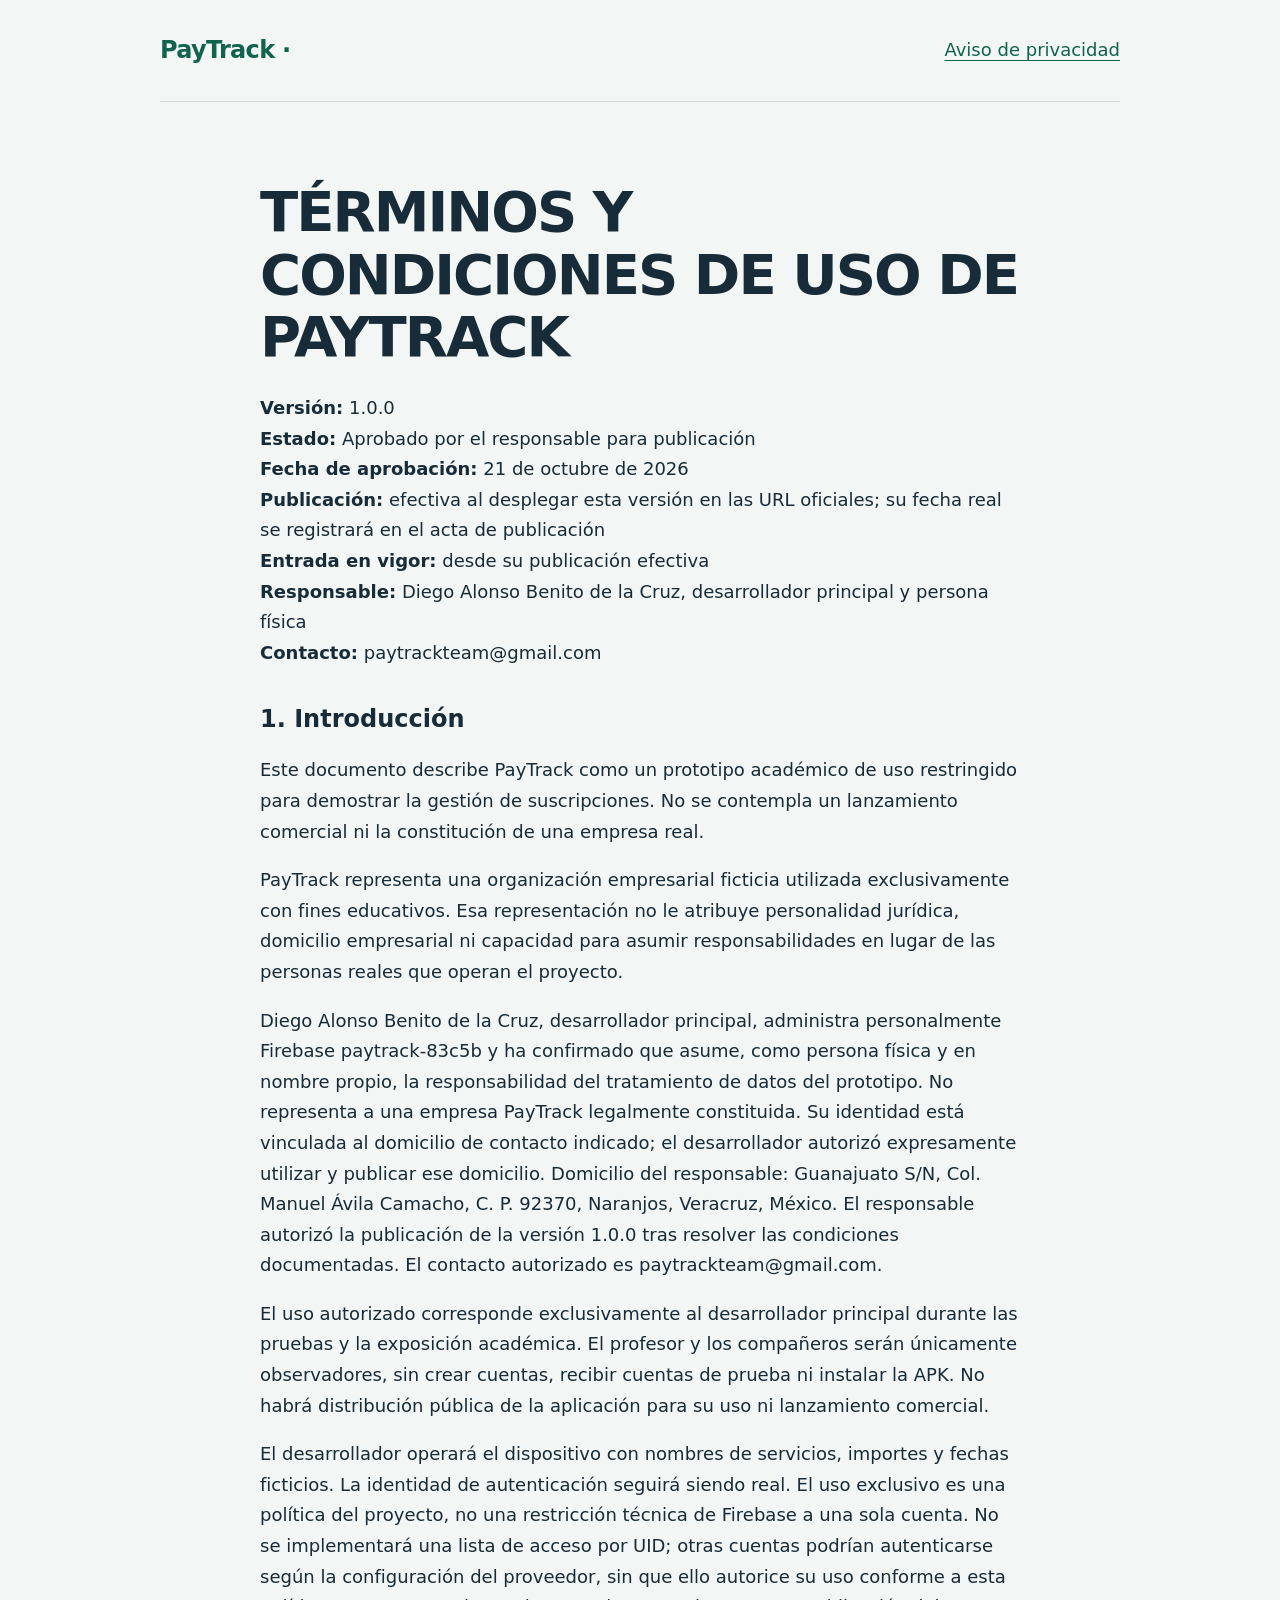
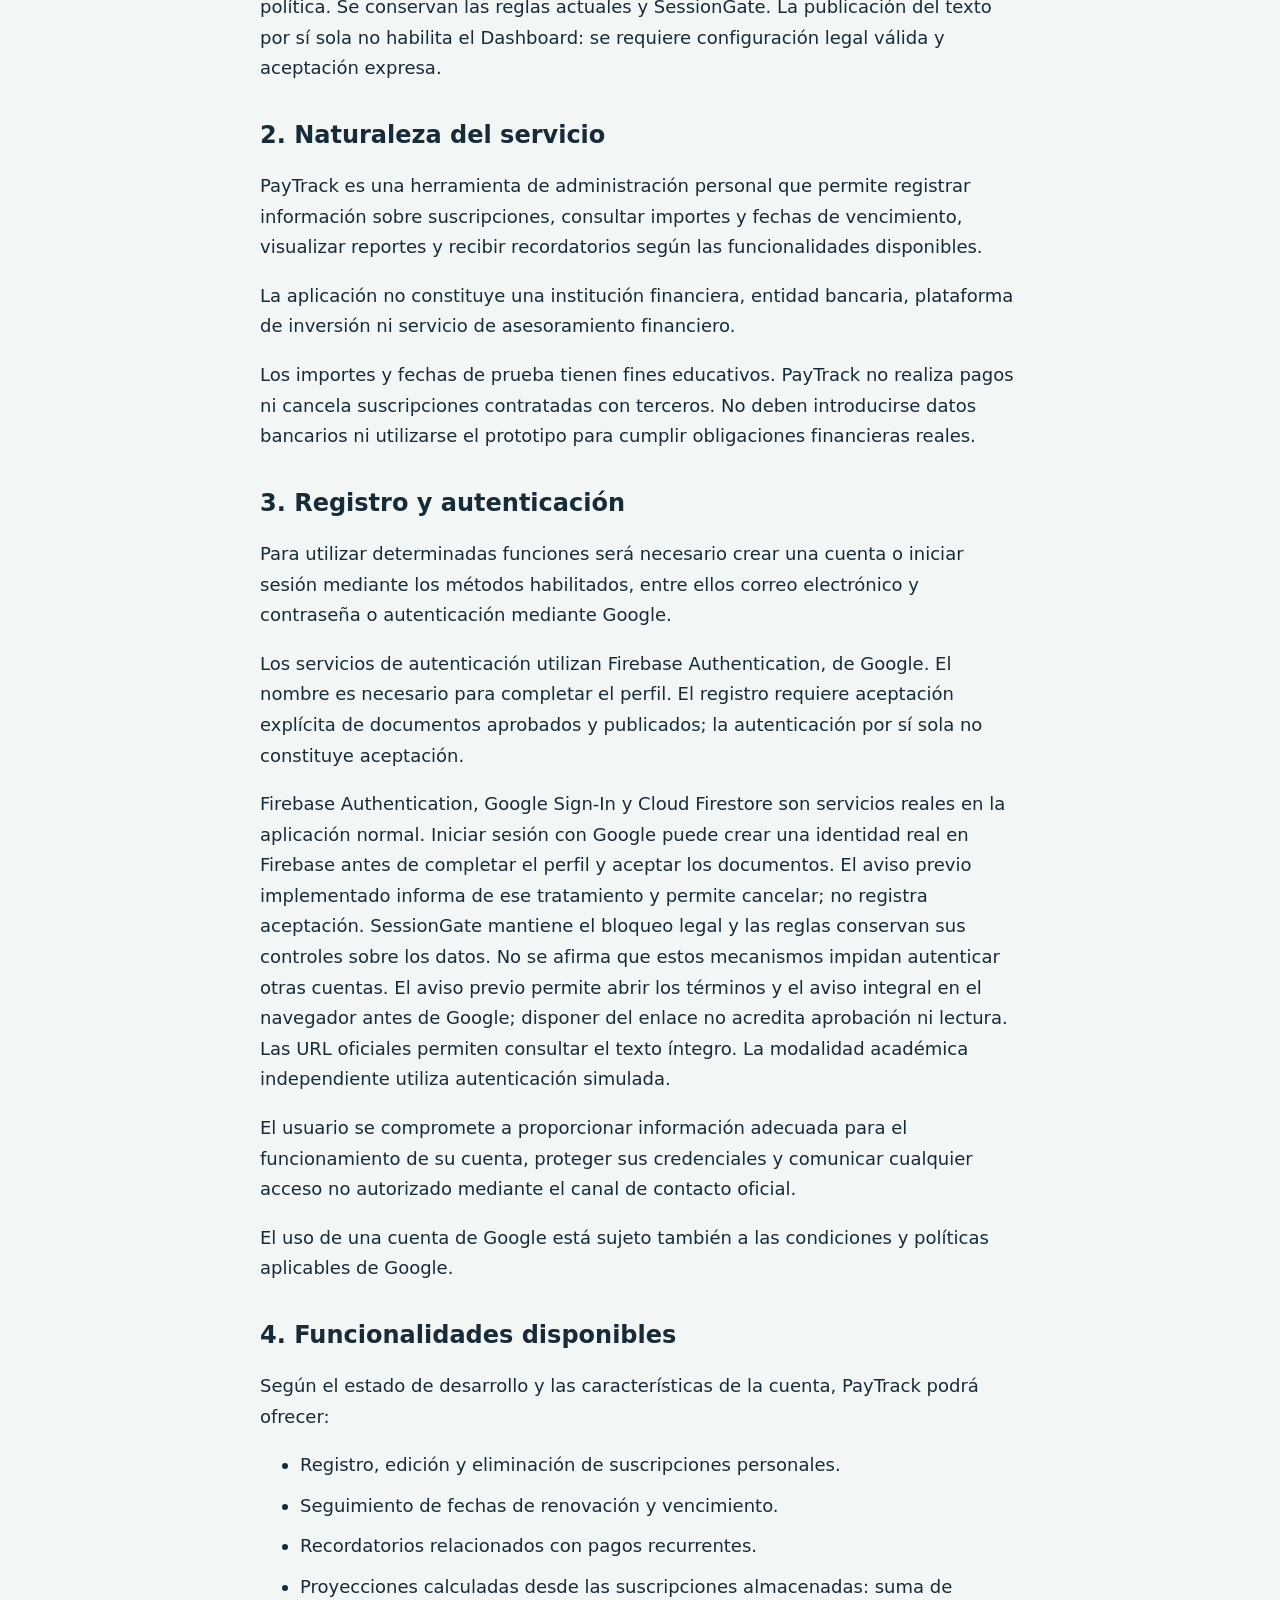
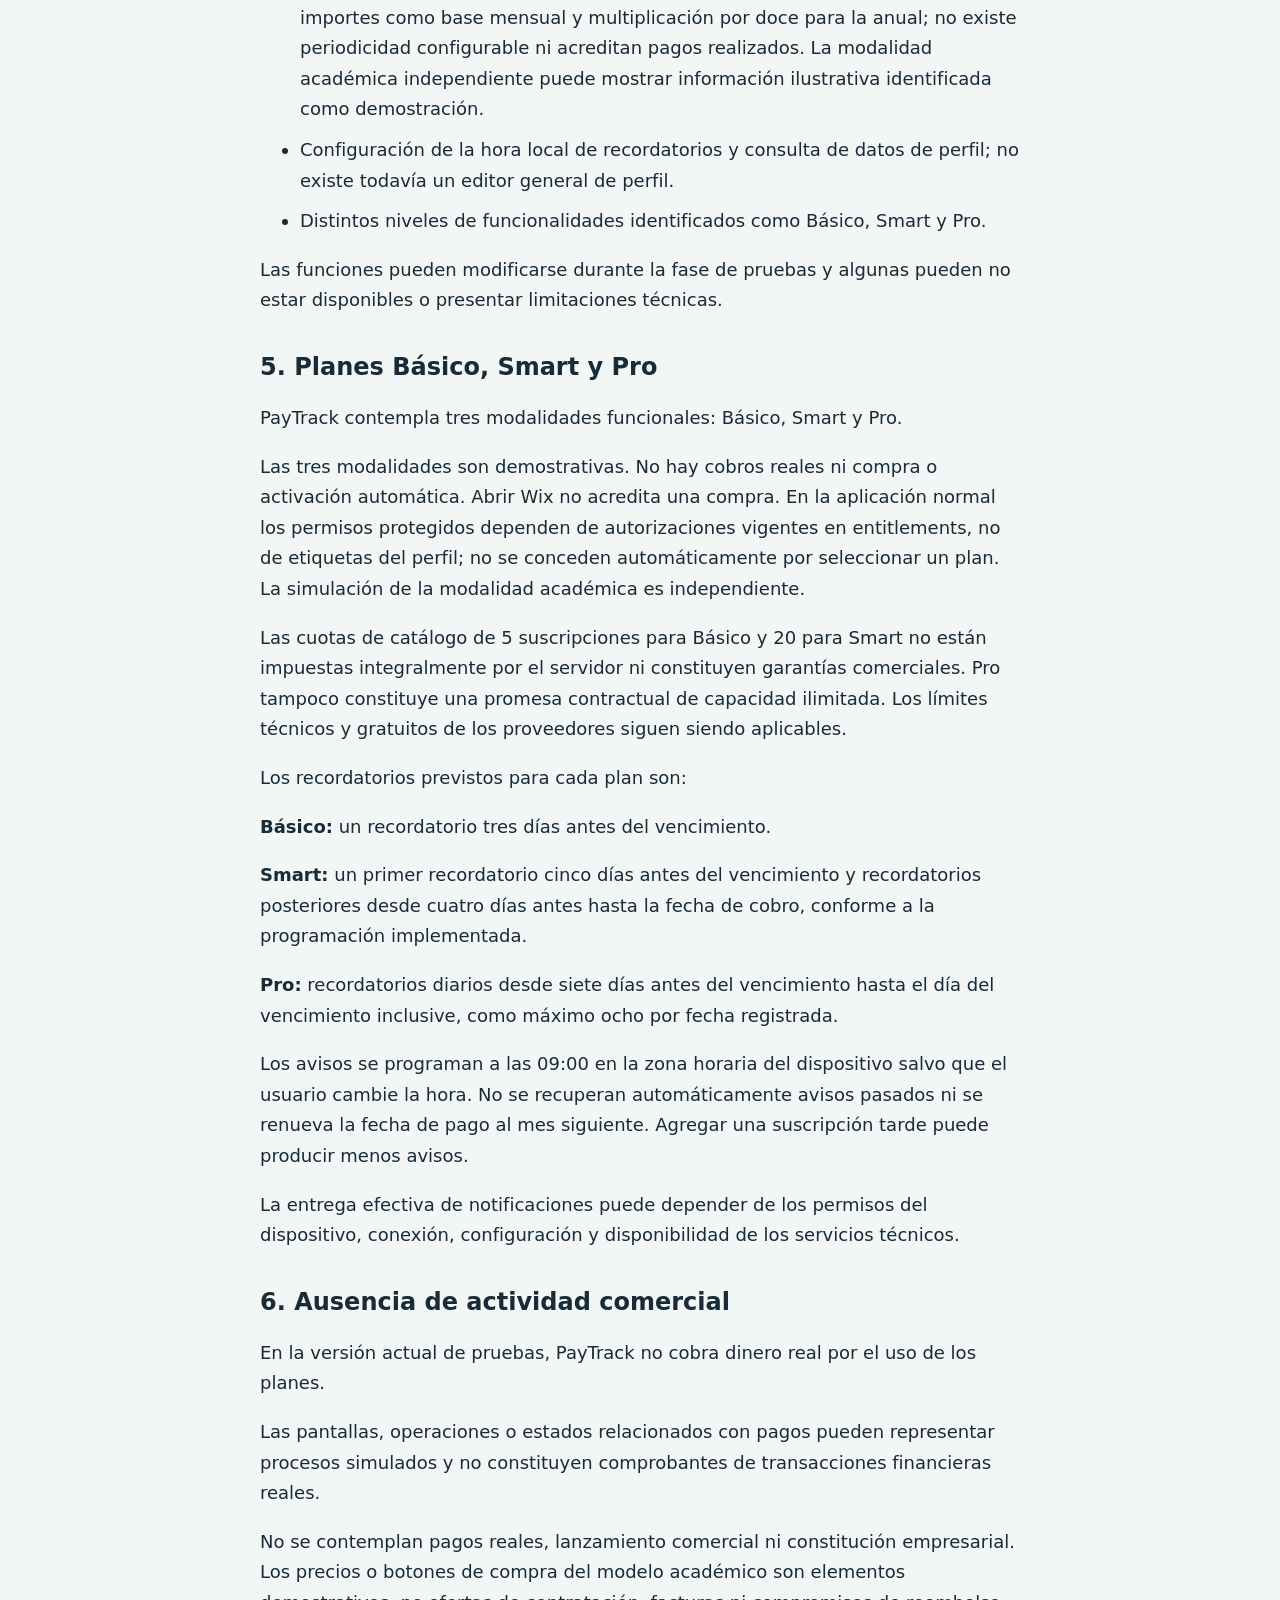
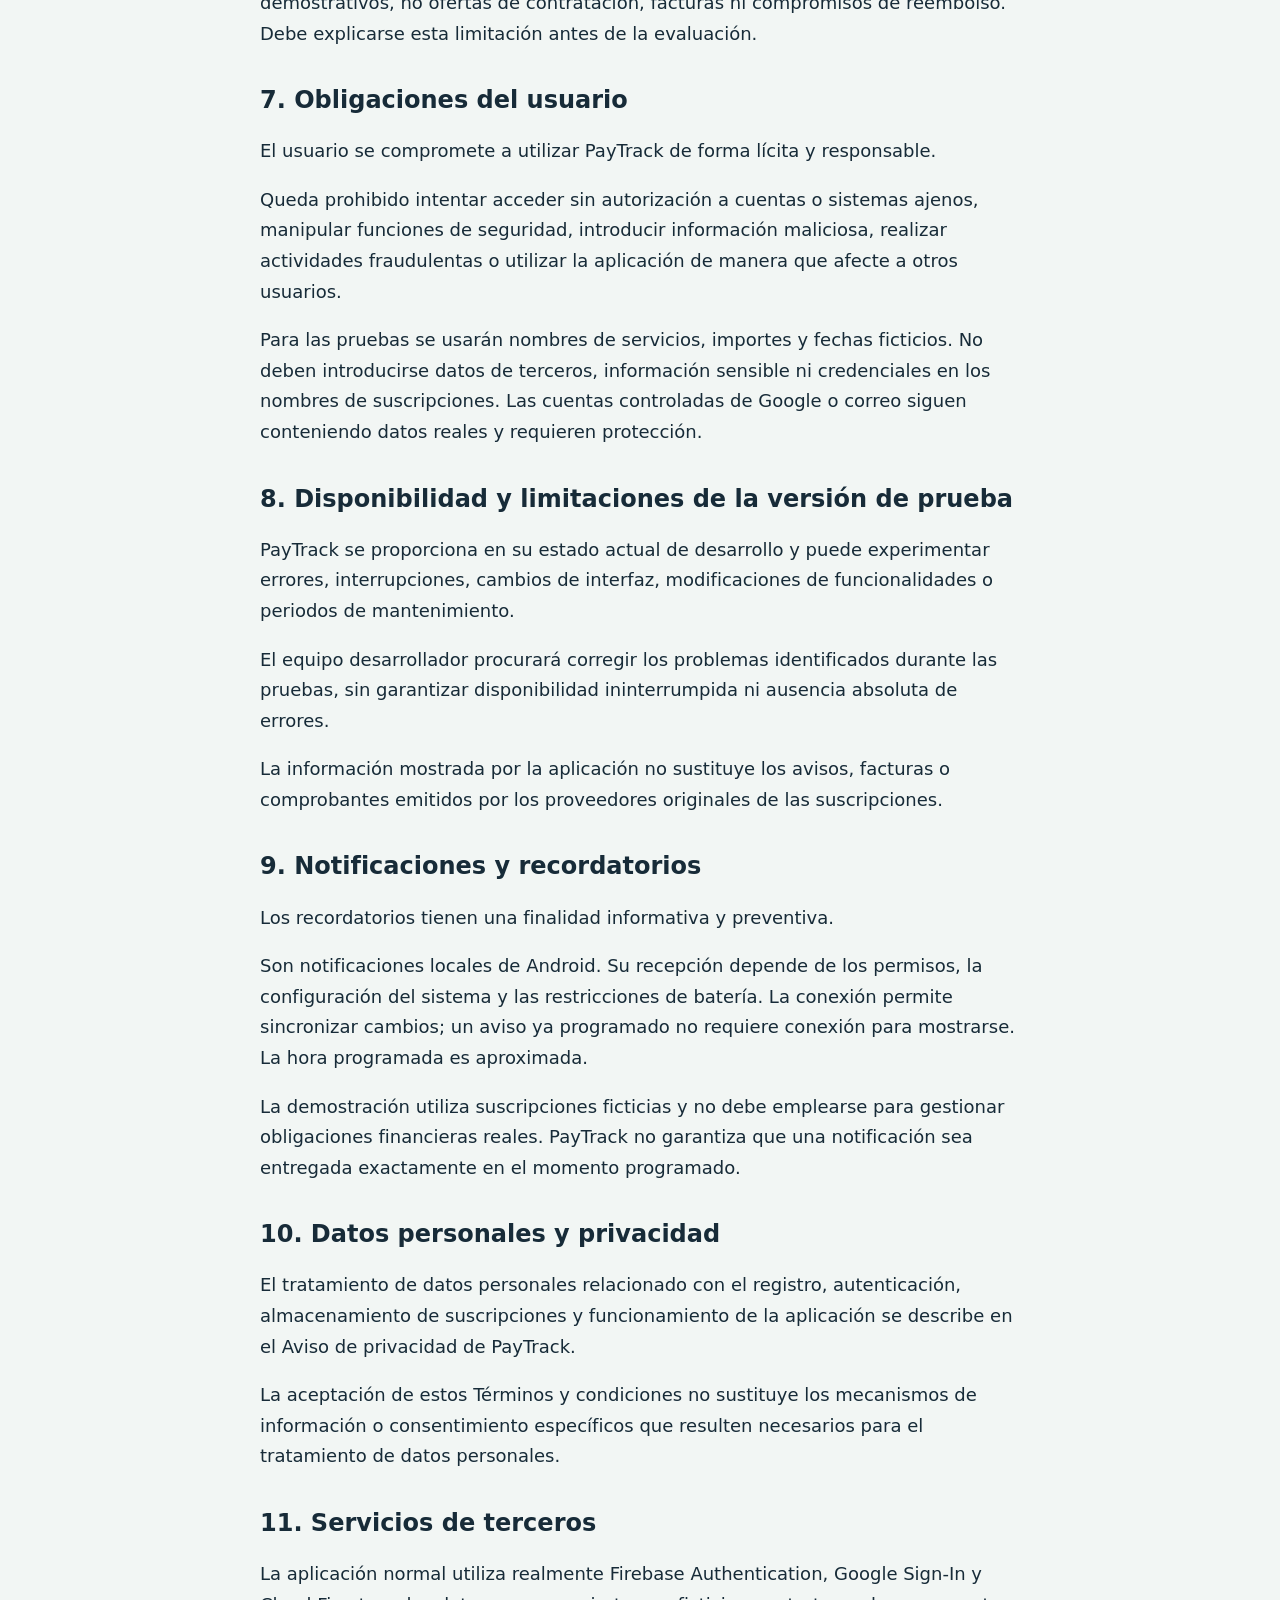
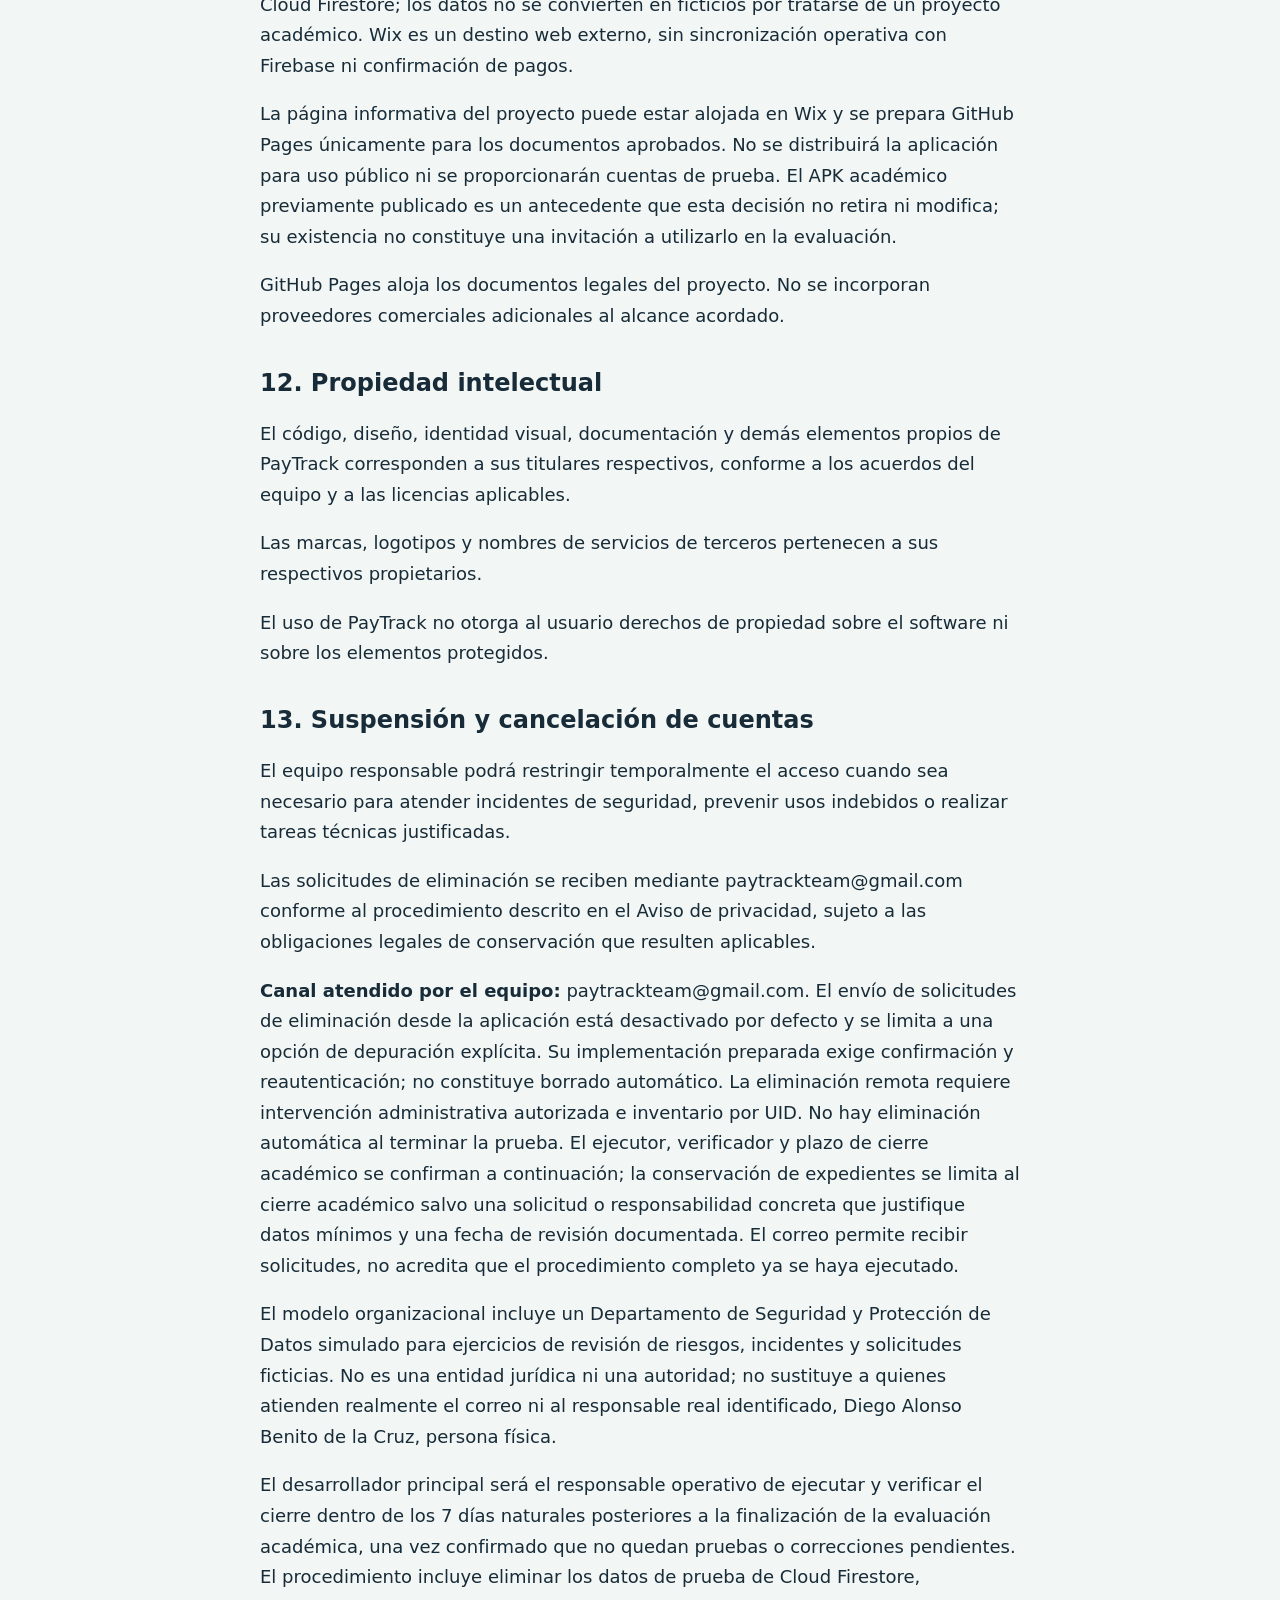
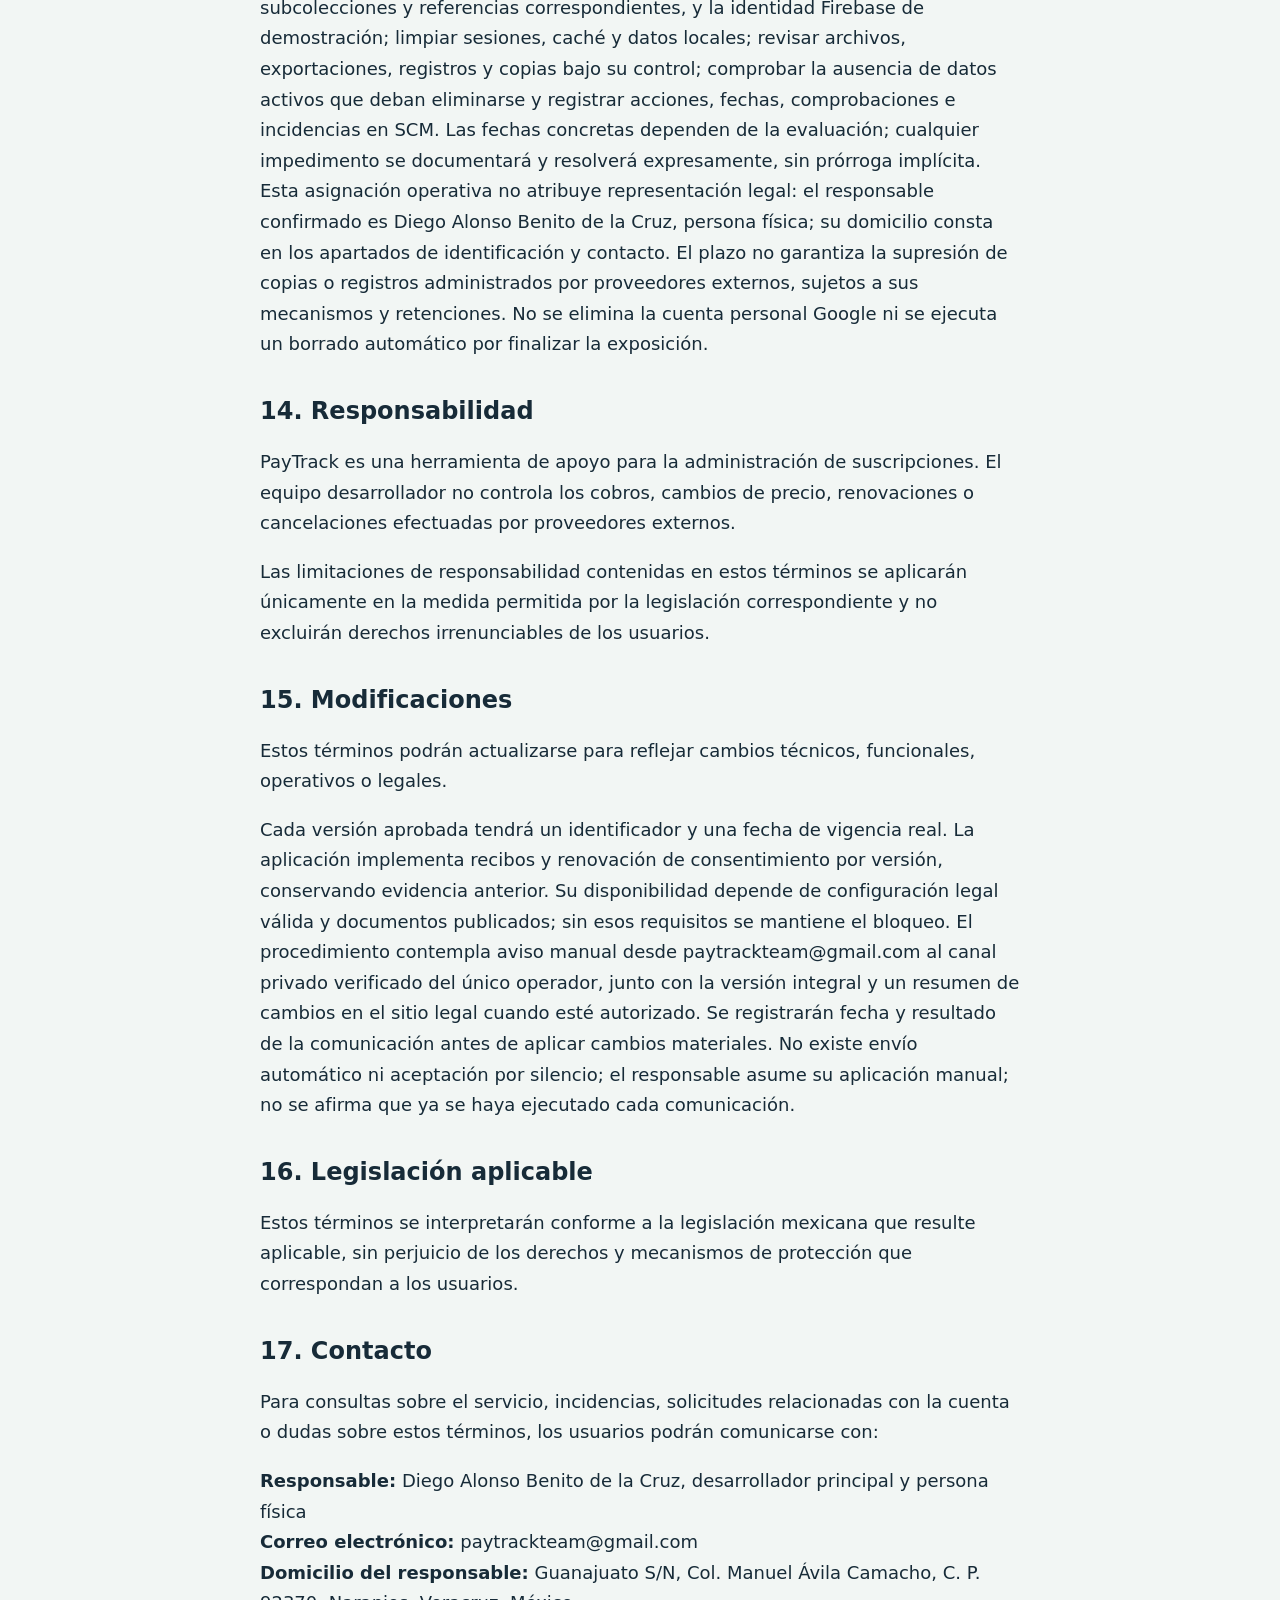
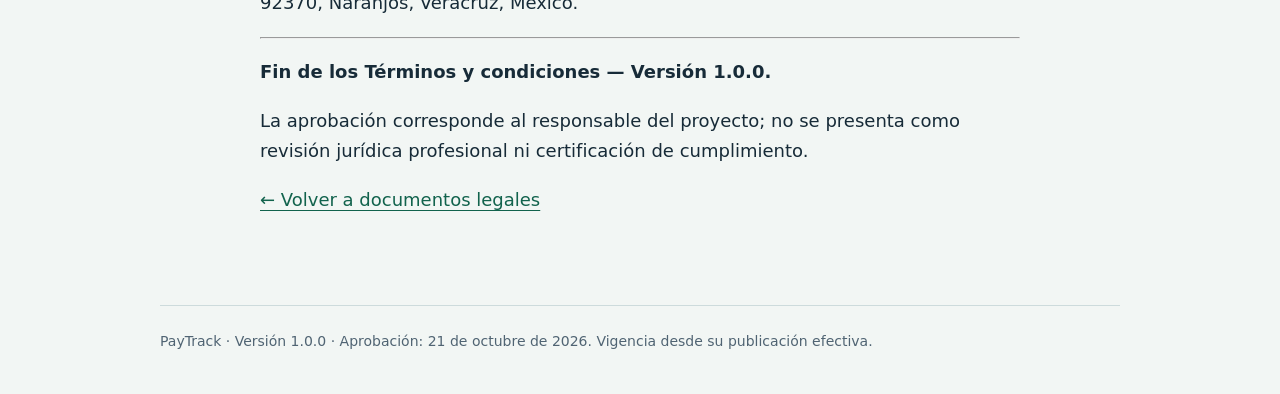
<file: docs/terminos.html>
<!doctype html>
<html lang="es">
<head><meta charset="utf-8"><meta name="viewport" content="width=device-width, initial-scale=1"><meta name="robots" content="noindex"><meta name="paytrack-status" content="approved"><title>Términos y condiciones — versión 1.0.0 | PayTrack</title><link rel="stylesheet" href="assets/site.css"></head>
<body><a class="skip" href="#contenido">Ir al contenido</a><header><a class="brand" href="index.html">PayTrack ·</a><a href="privacidad.html">Aviso de privacidad</a></header>
<main id="contenido" class="document">
<article aria-label="Texto íntegro aprobado">
<h1>TÉRMINOS Y CONDICIONES DE USO DE PAYTRACK</h1>
<p><strong>Versión:</strong> 1.0.0<br>
<strong>Estado:</strong> Aprobado por el responsable para publicación<br>
<strong>Fecha de aprobación:</strong> 21 de octubre de 2026<br>
<strong>Publicación:</strong> efectiva al desplegar esta versión en las URL oficiales; su fecha real se registrará en el acta de publicación<br>
<strong>Entrada en vigor:</strong> desde su publicación efectiva<br>
<strong>Responsable:</strong> Diego Alonso Benito de la Cruz, desarrollador principal y persona física<br>
<strong>Contacto:</strong> paytrackteam@gmail.com</p>
<h2>1. Introducción</h2>
<p>Este documento describe PayTrack como un prototipo académico de uso restringido para demostrar la gestión de suscripciones. No se contempla un lanzamiento comercial ni la constitución de una empresa real.</p>
<p>PayTrack representa una organización empresarial ficticia utilizada exclusivamente con fines educativos. Esa representación no le atribuye personalidad jurídica, domicilio empresarial ni capacidad para asumir responsabilidades en lugar de las personas reales que operan el proyecto.</p>
<p>Diego Alonso Benito de la Cruz, desarrollador principal, administra personalmente Firebase paytrack-83c5b y ha confirmado que asume, como persona física y en nombre propio, la responsabilidad del tratamiento de datos del prototipo. No representa a una empresa PayTrack legalmente constituida. Su identidad está vinculada al domicilio de contacto indicado; el desarrollador autorizó expresamente utilizar y publicar ese domicilio. Domicilio del responsable: Guanajuato S/N, Col. Manuel Ávila Camacho, C. P. 92370, Naranjos, Veracruz, México. El responsable autorizó la publicación de la versión 1.0.0 tras resolver las condiciones documentadas. El contacto autorizado es paytrackteam@gmail.com.</p>
<p>El uso autorizado corresponde exclusivamente al desarrollador principal durante las pruebas y la exposición académica. El profesor y los compañeros serán únicamente observadores, sin crear cuentas, recibir cuentas de prueba ni instalar la APK. No habrá distribución pública de la aplicación para su uso ni lanzamiento comercial.</p>
<p>El desarrollador operará el dispositivo con nombres de servicios, importes y fechas ficticios. La identidad de autenticación seguirá siendo real. El uso exclusivo es una política del proyecto, no una restricción técnica de Firebase a una sola cuenta. No se implementará una lista de acceso por UID; otras cuentas podrían autenticarse según la configuración del proveedor, sin que ello autorice su uso conforme a esta política. Se conservan las reglas actuales y SessionGate. La publicación del texto por sí sola no habilita el Dashboard: se requiere configuración legal válida y aceptación expresa.</p>
<h2>2. Naturaleza del servicio</h2>
<p>PayTrack es una herramienta de administración personal que permite registrar información sobre suscripciones, consultar importes y fechas de vencimiento, visualizar reportes y recibir recordatorios según las funcionalidades disponibles.</p>
<p>La aplicación no constituye una institución financiera, entidad bancaria, plataforma de inversión ni servicio de asesoramiento financiero.</p>
<p>Los importes y fechas de prueba tienen fines educativos. PayTrack no realiza pagos ni cancela suscripciones contratadas con terceros. No deben introducirse datos bancarios ni utilizarse el prototipo para cumplir obligaciones financieras reales.</p>
<h2>3. Registro y autenticación</h2>
<p>Para utilizar determinadas funciones será necesario crear una cuenta o iniciar sesión mediante los métodos habilitados, entre ellos correo electrónico y contraseña o autenticación mediante Google.</p>
<p>Los servicios de autenticación utilizan Firebase Authentication, de Google. El nombre es necesario para completar el perfil. El registro requiere aceptación explícita de documentos aprobados y publicados; la autenticación por sí sola no constituye aceptación.</p>
<p>Firebase Authentication, Google Sign-In y Cloud Firestore son servicios reales en la aplicación normal. Iniciar sesión con Google puede crear una identidad real en Firebase antes de completar el perfil y aceptar los documentos. El aviso previo implementado informa de ese tratamiento y permite cancelar; no registra aceptación. SessionGate mantiene el bloqueo legal y las reglas conservan sus controles sobre los datos. No se afirma que estos mecanismos impidan autenticar otras cuentas. El aviso previo permite abrir los términos y el aviso integral en el navegador antes de Google; disponer del enlace no acredita aprobación ni lectura. Las URL oficiales permiten consultar el texto íntegro. La modalidad académica independiente utiliza autenticación simulada.</p>
<p>El usuario se compromete a proporcionar información adecuada para el funcionamiento de su cuenta, proteger sus credenciales y comunicar cualquier acceso no autorizado mediante el canal de contacto oficial.</p>
<p>El uso de una cuenta de Google está sujeto también a las condiciones y políticas aplicables de Google.</p>
<h2>4. Funcionalidades disponibles</h2>
<p>Según el estado de desarrollo y las características de la cuenta, PayTrack podrá ofrecer:</p>
<ul><li>Registro, edición y eliminación de suscripciones personales.</li><li>Seguimiento de fechas de renovación y vencimiento.</li><li>Recordatorios relacionados con pagos recurrentes.</li><li>Proyecciones calculadas desde las suscripciones almacenadas: suma de importes como base mensual y multiplicación por doce para la anual; no existe periodicidad configurable ni acreditan pagos realizados. La modalidad académica independiente puede mostrar información ilustrativa identificada como demostración.</li><li>Configuración de la hora local de recordatorios y consulta de datos de perfil; no existe todavía un editor general de perfil.</li><li>Distintos niveles de funcionalidades identificados como Básico, Smart y Pro.</li></ul>
<p>Las funciones pueden modificarse durante la fase de pruebas y algunas pueden no estar disponibles o presentar limitaciones técnicas.</p>
<h2>5. Planes Básico, Smart y Pro</h2>
<p>PayTrack contempla tres modalidades funcionales: Básico, Smart y Pro.</p>
<p>Las tres modalidades son demostrativas. No hay cobros reales ni compra o activación automática. Abrir Wix no acredita una compra. En la aplicación normal los permisos protegidos dependen de autorizaciones vigentes en entitlements, no de etiquetas del perfil; no se conceden automáticamente por seleccionar un plan. La simulación de la modalidad académica es independiente.</p>
<p>Las cuotas de catálogo de 5 suscripciones para Básico y 20 para Smart no están impuestas integralmente por el servidor ni constituyen garantías comerciales. Pro tampoco constituye una promesa contractual de capacidad ilimitada. Los límites técnicos y gratuitos de los proveedores siguen siendo aplicables.</p>
<p>Los recordatorios previstos para cada plan son:</p>
<p><strong>Básico:</strong> un recordatorio tres días antes del vencimiento.</p>
<p><strong>Smart:</strong> un primer recordatorio cinco días antes del vencimiento y recordatorios posteriores desde cuatro días antes hasta la fecha de cobro, conforme a la programación implementada.</p>
<p><strong>Pro:</strong> recordatorios diarios desde siete días antes del vencimiento hasta el día del vencimiento inclusive, como máximo ocho por fecha registrada.</p>
<p>Los avisos se programan a las 09:00 en la zona horaria del dispositivo salvo que el usuario cambie la hora. No se recuperan automáticamente avisos pasados ni se renueva la fecha de pago al mes siguiente. Agregar una suscripción tarde puede producir menos avisos.</p>
<p>La entrega efectiva de notificaciones puede depender de los permisos del dispositivo, conexión, configuración y disponibilidad de los servicios técnicos.</p>
<h2>6. Ausencia de actividad comercial</h2>
<p>En la versión actual de pruebas, PayTrack no cobra dinero real por el uso de los planes.</p>
<p>Las pantallas, operaciones o estados relacionados con pagos pueden representar procesos simulados y no constituyen comprobantes de transacciones financieras reales.</p>
<p>No se contemplan pagos reales, lanzamiento comercial ni constitución empresarial. Los precios o botones de compra del modelo académico son elementos demostrativos, no ofertas de contratación, facturas ni compromisos de reembolso. Debe explicarse esta limitación antes de la evaluación.</p>
<h2>7. Obligaciones del usuario</h2>
<p>El usuario se compromete a utilizar PayTrack de forma lícita y responsable.</p>
<p>Queda prohibido intentar acceder sin autorización a cuentas o sistemas ajenos, manipular funciones de seguridad, introducir información maliciosa, realizar actividades fraudulentas o utilizar la aplicación de manera que afecte a otros usuarios.</p>
<p>Para las pruebas se usarán nombres de servicios, importes y fechas ficticios. No deben introducirse datos de terceros, información sensible ni credenciales en los nombres de suscripciones. Las cuentas controladas de Google o correo siguen conteniendo datos reales y requieren protección.</p>
<h2>8. Disponibilidad y limitaciones de la versión de prueba</h2>
<p>PayTrack se proporciona en su estado actual de desarrollo y puede experimentar errores, interrupciones, cambios de interfaz, modificaciones de funcionalidades o periodos de mantenimiento.</p>
<p>El equipo desarrollador procurará corregir los problemas identificados durante las pruebas, sin garantizar disponibilidad ininterrumpida ni ausencia absoluta de errores.</p>
<p>La información mostrada por la aplicación no sustituye los avisos, facturas o comprobantes emitidos por los proveedores originales de las suscripciones.</p>
<h2>9. Notificaciones y recordatorios</h2>
<p>Los recordatorios tienen una finalidad informativa y preventiva.</p>
<p>Son notificaciones locales de Android. Su recepción depende de los permisos, la configuración del sistema y las restricciones de batería. La conexión permite sincronizar cambios; un aviso ya programado no requiere conexión para mostrarse. La hora programada es aproximada.</p>
<p>La demostración utiliza suscripciones ficticias y no debe emplearse para gestionar obligaciones financieras reales. PayTrack no garantiza que una notificación sea entregada exactamente en el momento programado.</p>
<h2>10. Datos personales y privacidad</h2>
<p>El tratamiento de datos personales relacionado con el registro, autenticación, almacenamiento de suscripciones y funcionamiento de la aplicación se describe en el Aviso de privacidad de PayTrack.</p>
<p>La aceptación de estos Términos y condiciones no sustituye los mecanismos de información o consentimiento específicos que resulten necesarios para el tratamiento de datos personales.</p>
<h2>11. Servicios de terceros</h2>
<p>La aplicación normal utiliza realmente Firebase Authentication, Google Sign-In y Cloud Firestore; los datos no se convierten en ficticios por tratarse de un proyecto académico. Wix es un destino web externo, sin sincronización operativa con Firebase ni confirmación de pagos.</p>
<p>La página informativa del proyecto puede estar alojada en Wix y se prepara GitHub Pages únicamente para los documentos aprobados. No se distribuirá la aplicación para uso público ni se proporcionarán cuentas de prueba. El APK académico previamente publicado es un antecedente que esta decisión no retira ni modifica; su existencia no constituye una invitación a utilizarlo en la evaluación.</p>
<p>GitHub Pages aloja los documentos legales del proyecto. No se incorporan proveedores comerciales adicionales al alcance acordado.</p>
<h2>12. Propiedad intelectual</h2>
<p>El código, diseño, identidad visual, documentación y demás elementos propios de PayTrack corresponden a sus titulares respectivos, conforme a los acuerdos del equipo y a las licencias aplicables.</p>
<p>Las marcas, logotipos y nombres de servicios de terceros pertenecen a sus respectivos propietarios.</p>
<p>El uso de PayTrack no otorga al usuario derechos de propiedad sobre el software ni sobre los elementos protegidos.</p>
<h2>13. Suspensión y cancelación de cuentas</h2>
<p>El equipo responsable podrá restringir temporalmente el acceso cuando sea necesario para atender incidentes de seguridad, prevenir usos indebidos o realizar tareas técnicas justificadas.</p>
<p>Las solicitudes de eliminación se reciben mediante paytrackteam@gmail.com conforme al procedimiento descrito en el Aviso de privacidad, sujeto a las obligaciones legales de conservación que resulten aplicables.</p>
<p><strong>Canal atendido por el equipo:</strong> paytrackteam@gmail.com. El envío de solicitudes de eliminación desde la aplicación está desactivado por defecto y se limita a una opción de depuración explícita. Su implementación preparada exige confirmación y reautenticación; no constituye borrado automático. La eliminación remota requiere intervención administrativa autorizada e inventario por UID. No hay eliminación automática al terminar la prueba. El ejecutor, verificador y plazo de cierre académico se confirman a continuación; la conservación de expedientes se limita al cierre académico salvo una solicitud o responsabilidad concreta que justifique datos mínimos y una fecha de revisión documentada. El correo permite recibir solicitudes, no acredita que el procedimiento completo ya se haya ejecutado.</p>
<p>El modelo organizacional incluye un Departamento de Seguridad y Protección de Datos simulado para ejercicios de revisión de riesgos, incidentes y solicitudes ficticias. No es una entidad jurídica ni una autoridad; no sustituye a quienes atienden realmente el correo ni al responsable real identificado, Diego Alonso Benito de la Cruz, persona física.</p>
<p>El desarrollador principal será el responsable operativo de ejecutar y verificar el cierre dentro de los 7 días naturales posteriores a la finalización de la evaluación académica, una vez confirmado que no quedan pruebas o correcciones pendientes. El procedimiento incluye eliminar los datos de prueba de Cloud Firestore, subcolecciones y referencias correspondientes, y la identidad Firebase de demostración; limpiar sesiones, caché y datos locales; revisar archivos, exportaciones, registros y copias bajo su control; comprobar la ausencia de datos activos que deban eliminarse y registrar acciones, fechas, comprobaciones e incidencias en SCM. Las fechas concretas dependen de la evaluación; cualquier impedimento se documentará y resolverá expresamente, sin prórroga implícita. Esta asignación operativa no atribuye representación legal: el responsable confirmado es Diego Alonso Benito de la Cruz, persona física; su domicilio consta en los apartados de identificación y contacto. El plazo no garantiza la supresión de copias o registros administrados por proveedores externos, sujetos a sus mecanismos y retenciones. No se elimina la cuenta personal Google ni se ejecuta un borrado automático por finalizar la exposición.</p>
<h2>14. Responsabilidad</h2>
<p>PayTrack es una herramienta de apoyo para la administración de suscripciones. El equipo desarrollador no controla los cobros, cambios de precio, renovaciones o cancelaciones efectuadas por proveedores externos.</p>
<p>Las limitaciones de responsabilidad contenidas en estos términos se aplicarán únicamente en la medida permitida por la legislación correspondiente y no excluirán derechos irrenunciables de los usuarios.</p>
<h2>15. Modificaciones</h2>
<p>Estos términos podrán actualizarse para reflejar cambios técnicos, funcionales, operativos o legales.</p>
<p>Cada versión aprobada tendrá un identificador y una fecha de vigencia real. La aplicación implementa recibos y renovación de consentimiento por versión, conservando evidencia anterior. Su disponibilidad depende de configuración legal válida y documentos publicados; sin esos requisitos se mantiene el bloqueo. El procedimiento contempla aviso manual desde paytrackteam@gmail.com al canal privado verificado del único operador, junto con la versión integral y un resumen de cambios en el sitio legal cuando esté autorizado. Se registrarán fecha y resultado de la comunicación antes de aplicar cambios materiales. No existe envío automático ni aceptación por silencio; el responsable asume su aplicación manual; no se afirma que ya se haya ejecutado cada comunicación.</p>
<h2>16. Legislación aplicable</h2>
<p>Estos términos se interpretarán conforme a la legislación mexicana que resulte aplicable, sin perjuicio de los derechos y mecanismos de protección que correspondan a los usuarios.</p>
<h2>17. Contacto</h2>
<p>Para consultas sobre el servicio, incidencias, solicitudes relacionadas con la cuenta o dudas sobre estos términos, los usuarios podrán comunicarse con:</p>
<p><strong>Responsable:</strong> Diego Alonso Benito de la Cruz, desarrollador principal y persona física<br>
<strong>Correo electrónico:</strong> paytrackteam@gmail.com<br>
<strong>Domicilio del responsable:</strong> Guanajuato S/N, Col. Manuel Ávila Camacho, C. P. 92370, Naranjos, Veracruz, México.</p>
<hr>
<p><strong>Fin de los Términos y condiciones — Versión 1.0.0.</strong></p>
<p>La aprobación corresponde al responsable del proyecto; no se presenta como revisión jurídica profesional ni certificación de cumplimiento.</p>
</article>
<p><a href="index.html">← Volver a documentos legales</a></p>
</main><footer>PayTrack · Versión 1.0.0 · Aprobación: 21 de octubre de 2026. Vigencia desde su publicación efectiva.</footer></body></html>
</file>
<file: docs/assets/site.css>
:root{color-scheme:light;--ink:#172b38;--muted:#506473;--line:#cddbdc;--green:#12634d;--paper:#fff;--bg:#f2f6f4}*{box-sizing:border-box}body{margin:0;background:var(--bg);color:var(--ink);font:18px/1.7 system-ui,-apple-system,BlinkMacSystemFont,"Segoe UI",sans-serif}a{color:var(--green);text-underline-offset:.2em}a:hover{text-decoration-thickness:2px}a:focus-visible{outline:3px solid #b56300;outline-offset:5px}header,main,footer{width:min(calc(100% - 40px),960px);margin:auto}header{padding:30px 0;border-bottom:1px solid var(--line);display:flex;gap:20px;align-items:center;justify-content:space-between}.brand{font-size:24px;font-weight:750;letter-spacing:-.7px;text-decoration:none}.tag,.eyebrow{font-size:13px;letter-spacing:.08em;text-transform:uppercase;color:var(--muted)}main{padding:64px 0 72px}h1{font-size:clamp(32px,6vw,56px);line-height:1.12;letter-spacing:-.035em;margin:15px 0 24px}h2{font-size:24px;line-height:1.3;margin-top:36px}p{max-width:70ch}.intro{font-size:21px;color:var(--muted)}.notice{background:#fff4dc;border-left:4px solid #9a5700;padding:20px 24px;margin:32px 0;color:#633b04}.notice p{margin:0}.cards{display:grid;grid-template-columns:1fr 1fr;gap:20px;margin:36px 0}.card{display:block;padding:28px;background:var(--paper);border:1px solid var(--line);border-radius:12px;text-decoration:none}.card:hover{border-color:var(--green)}.card h2{margin:12px 0;color:var(--ink)}.card p{color:var(--muted);margin:0 0 20px}.document{max-width:760px}.document section{margin-top:32px}.meta{font-size:15px;color:var(--muted)}li{margin:10px 0}footer{padding:24px 0 40px;border-top:1px solid var(--line);font-size:14px;color:var(--muted)}.skip{position:absolute;left:16px;top:-100px;background:white;padding:12px}.skip:focus{top:12px}a,p,li{overflow-wrap:anywhere}@media(max-width:600px){header{align-items:flex-start;flex-direction:column;gap:4px}main{padding:38px 0 48px}.cards{grid-template-columns:1fr}.card{padding:22px}.intro{font-size:19px}body{font-size:17px}}@media print{body{background:white;color:black}header,footer,.skip{display:none}main{width:100%;padding:0}.notice{border:1px solid black}a{color:black}}
</file>
